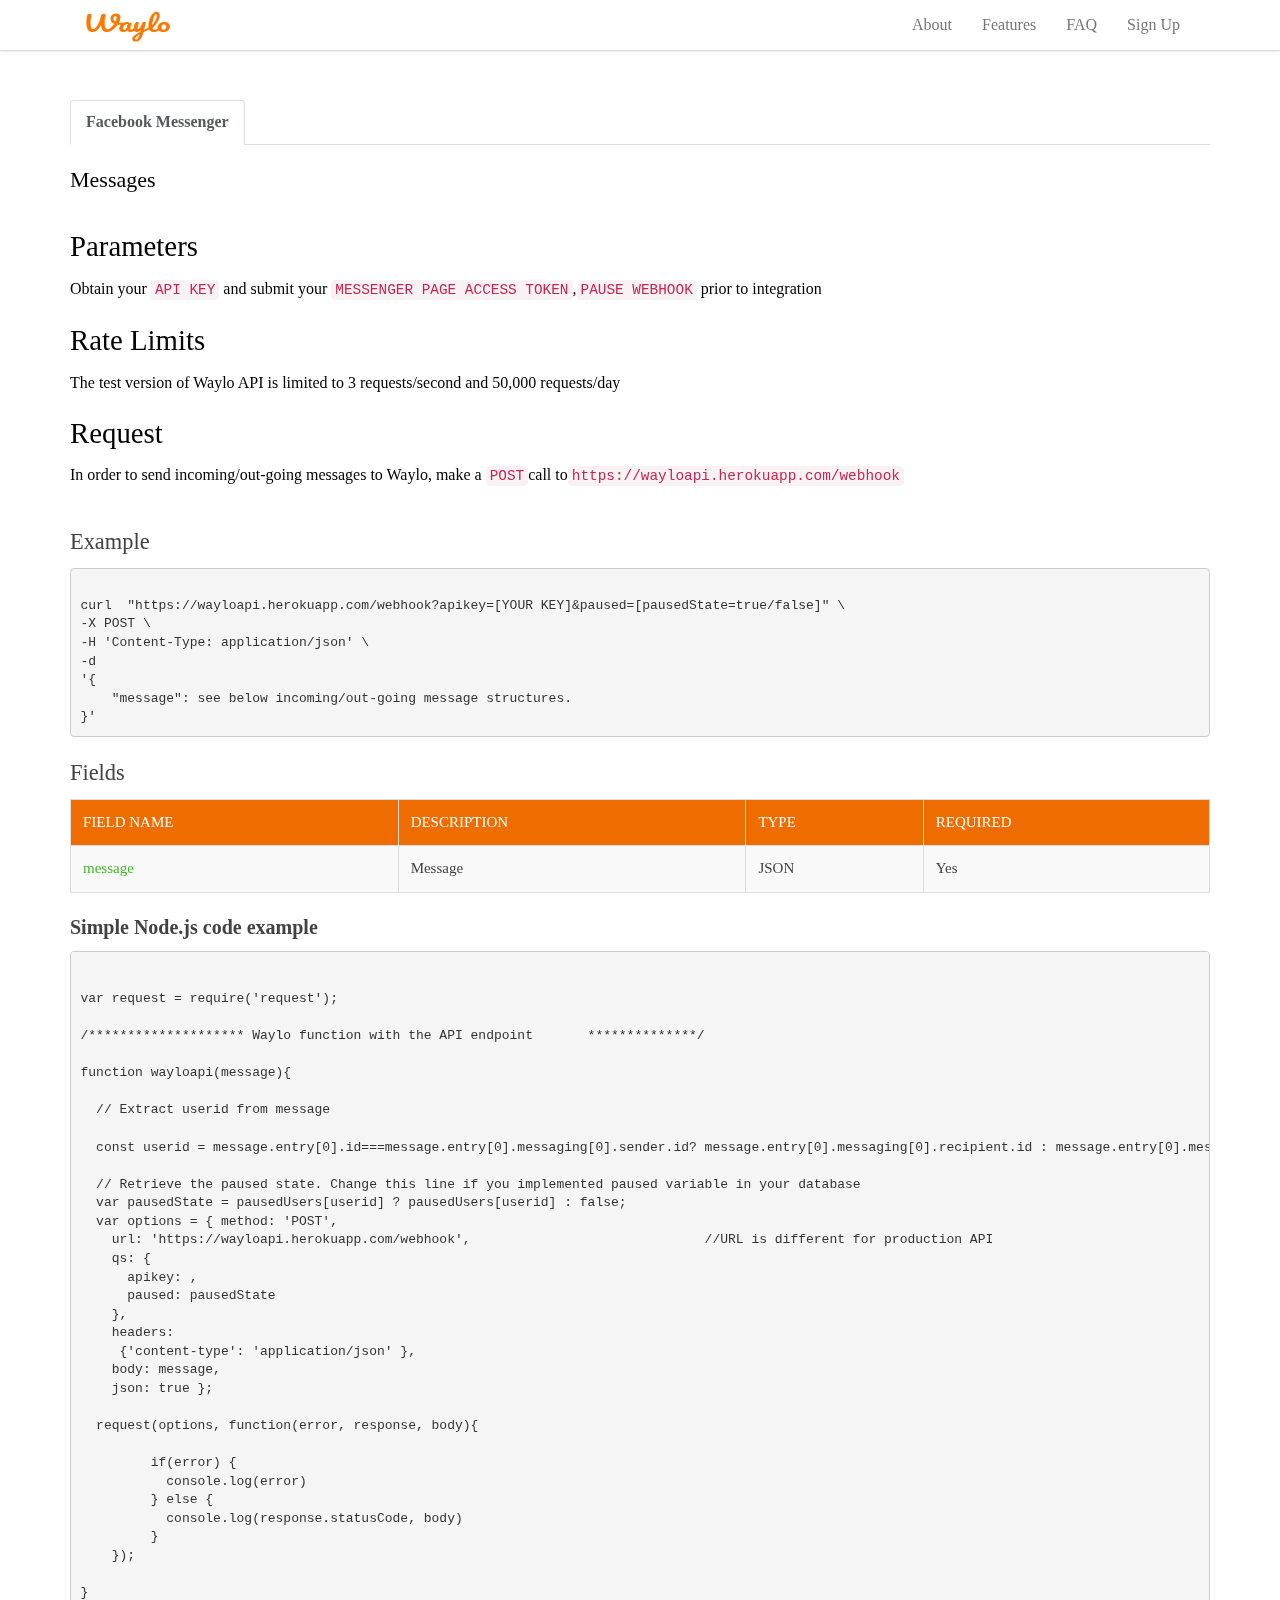
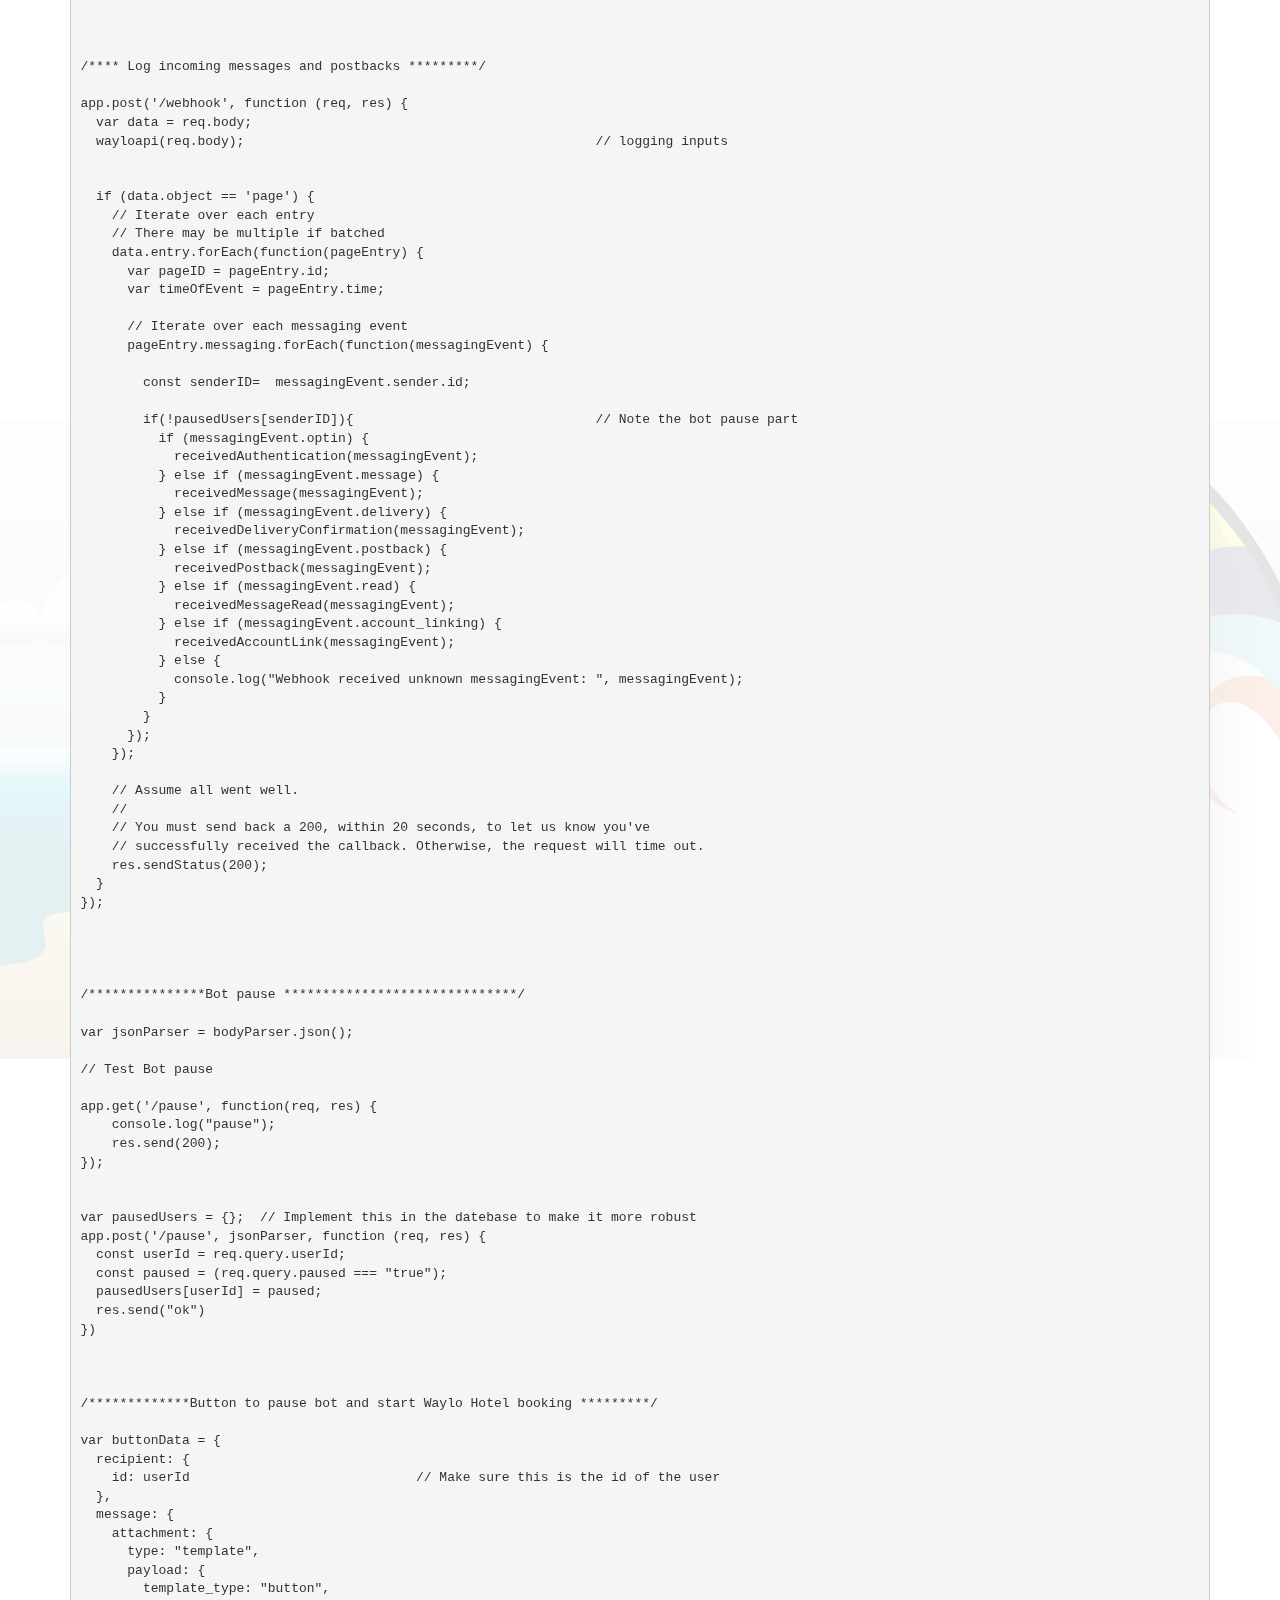
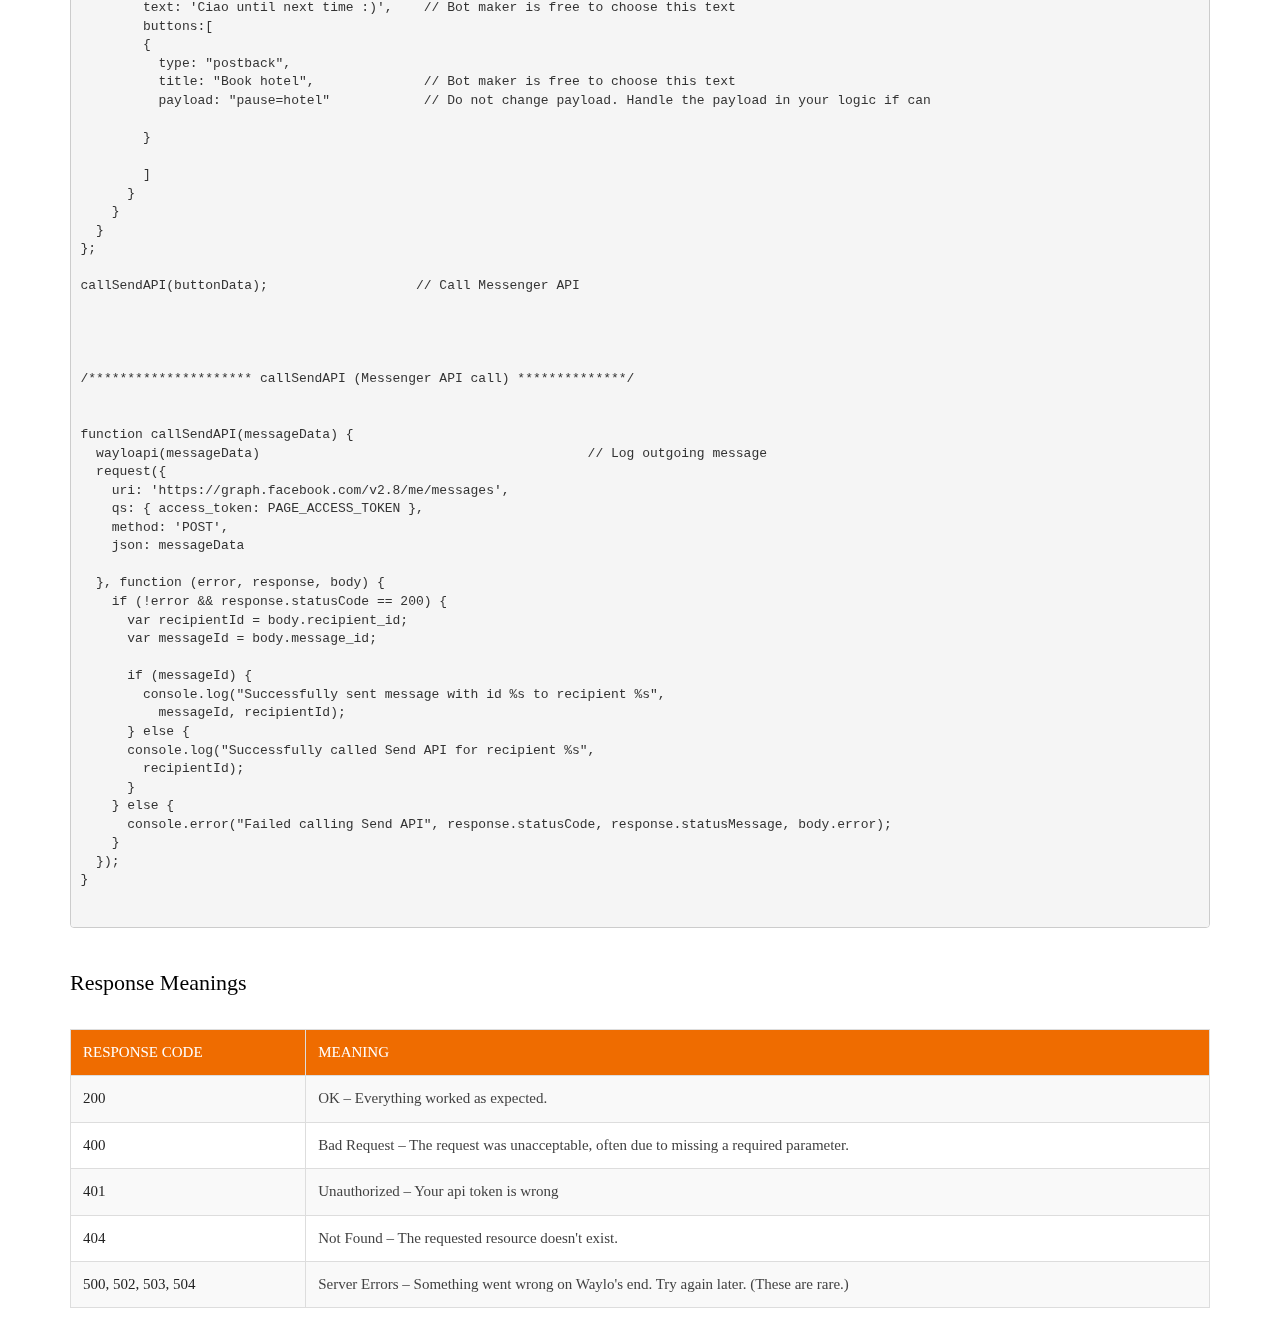
<file: docs.html>
<!DOCTYPE html>
<html lang="en">
    <head>
        <title></title>
        <meta charset="UTF-8">
        <meta name="viewport" content="width=device-width, initial-scale=1">
       
         <!-- CSS Files -->
        <link href="css/bootstrap.css" rel="stylesheet" media="screen">
        <link href="css/font-awesome.min.css" rel="stylesheet">
         <!-- Colors -->
        <link href="css/css-index.css" rel="stylesheet" media="screen">
        <!-- <link href="css/css-index-green.css" rel="stylesheet" media="screen"> -->
        <!-- <link href="css/css-index-purple.css" rel="stylesheet" media="screen"> -->
        <!-- <link href="css/css-index-red.css" rel="stylesheet" media="screen"> -->
         <link href="css/css-index-orange.css" rel="stylesheet" media="screen"> 
        <!-- <link href="css/css-index-yellow.css" rel="stylesheet" media="screen"> -->
    </head>
    <body>
     <script src="js/jquery.js"></script>
        <script src="js/bootstrap.min.js"></script>
    <!-- NAVIGATION -->
	     <div id="menu">
            <nav class="navbar-wrapper navbar-default" role="navigation">
                <div class="container">
                    <div class="navbar-header">
                        <button type="button" class="navbar-toggle" data-toggle="collapse" data-target=".navbar-backyard">
                            <span class="sr-only">Toggle navigation</span>
                            <span class="icon-bar"></span>
                            <span class="icon-bar"></span>
                            <span class="icon-bar"></span>
                        </button>
                        <a class="navbar-brand site-name" href="./index.html"><img src="images/waylo_logo.png" alt="logo"></a>
                    </div>

                    <div id="navbar-scroll" class="collapse navbar-collapse navbar-backyard navbar-right">
                        <ul class="nav navbar-nav">
                            <li><a href="./index.html#intro">About</a></li>
                            <li><a href="./index.html#feature">Features</a></li>
                            <!--<li><a href="./index.html#contact">Contact</a></li>-->
                            <!--<li><a href="#">Docs</a></li>-->
                            
                            <li><a href="./faq.html">FAQ</a></li>
                            <li><a href="./index.html#login">Sign Up</a></li>
                            
                        </ul>
                    </div>
                </div>
            </nav>
        </div> 
  <div class="fullscreen landing parallax" style="background-image:url('images/bg.svg');" >
    <div class="container" style="margin-top:100px;">
      <!-- Nav tabs -->
  <ul id="platform" class="nav nav-tabs" role="tablist" style="margin-top:-50px;margin-bottom:20px;">
    <li class="nav-item active">
      <a class="nav-link active" style="color:#55595c !important" data-toggle="tab" href="#facebook" role="tab">Facebook Messenger</a>
    </li>
    <!--<li class="nav-item">-->
    <!--  <a class="nav-link " style="color:#55595c !important" data-toggle="tab" href="#slack" role="tab">Slack</a>-->
    <!--</li>-->
    <!--<li class="nav-item">-->
    <!--  <a class="nav-link " style="color:#55595c !important" data-toggle="tab" href="#google" role="tab">Google Assistant</a>-->
    <!--</li>-->
    <!--<li class="nav-item">-->
    <!--  <a class="nav-link " style="color:#55595c !important" data-toggle="tab" href="#wechat" role="tab">WeChat</a>-->
    <!--</li>-->
    <!--<li class="nav-item">-->
    <!--  <a class="nav-link " style="color:#55595c !important" data-toggle="tab" href="#kik" role="tab">Kik</a>-->
    <!--</li>-->
    <!--<li class="nav-item">-->
    <!--  <a class="nav-link " style="color:#55595c !important" data-toggle="tab" href="#viber" role="tab">Viber</a>-->
    <!--</li>-->
    <!-- <li class="nav-item">-->
    <!--  <a class="nav-link " style="color:#55595c !important" data-toggle="tab" href="#line" role="tab">Line</a>-->
    <!--</li>-->
    <!--<li class="nav-item">-->
    <!--  <a class="nav-link " style="color:#55595c !important" data-toggle="tab" href="#twilio" role="tab">Twilio Sms</a>-->
    <!--</li>-->
    <!--<li class="nav-item" stype="display:none;">-->
    <!--  <a class="nav-link " style="color:#55595c !important" data-toggle="tab" href="#microsoft" role="tab">Microsoft Bot Framework</a>-->
    <!--</li>-->
    <!-- <li class="nav-item" stype="display:none;">
      <a class="nav-link " style="color:#55595c !important" data-toggle="tab" href="#smooch" role="tab">Smooch</a>
    </li>-->
    <!--<li class="nav-item">-->
    <!--  <a class="nav-link " style="color:#55595c !important" data-toggle="tab" href="#generic" role="tab">Generic</a>-->
    <!--</li>-->
    <!--<li class="nav-item">-->
    <!--  <a class="nav-link " style="color:#55595c !important" data-toggle="tab" href="#live" role="tab">Live Chat</a>-->
    <!--</li>-->
  </ul>
  <!-- Tab panes -->
 <div class="tab-content">
   <div class="tab-pane active" id="facebook" role="tabpanel">
     <!--<h1 class = "docu-main-h">Documentation</h1>-->
     <h2 class="docu-header" style="font-size:22px;margin-bottom:30px;">Messages</h2>
     <h2 class="docu-header">Parameters</h2>
     <p class="docu-p">Obtain your <code>API KEY</code> and submit your <code>MESSENGER PAGE ACCESS TOKEN</code>,<code>PAUSE WEBHOOK</code> prior to integration</p>
     <h2 class="docu-header">Rate Limits</h2>
     <p class="docu-p">The test version of Waylo API is limited to 3 requests/second and 50,000 requests/day</p>

     <h2 class="docu-header">Request</h2>
     <p class="docu-p">In order to send incoming/out-going messages to Waylo, make a  <code>POST</code>call to<code>https://wayloapi.herokuapp.com/webhook</code></p>
     <h3 class="docu-m-header">Example</h3>
     <pre class="docu-pre">         <span class="docu-w-sp">
curl <span class="docu-gr-sp"> "https://wayloapi.herokuapp.com/webhook?apikey=[YOUR KEY]&amp;paused=[pausedState=true/false]"</span> \
-X POST \
-H 'Content-Type: application/json' \
-d
'{
    "message": see below incoming/out-going message structures.
}'             </span>
</pre>
     <h3 class="docu-m-header">Fields</h3>
     <table class="table table-striped table-bordered table-sm">
       <thead>
         <tr>
           <th>Field Name</th>
           <th>Description</th>
           <th>Type</th>
           <th>Required</th>
         </tr>
       </thead>
       <tbody>
         <tr>
           <td style="color:#42b72a">message</td>
           <td>Message</td>
           <td>JSON</td>
           <td>Yes</td>
         </tr>
         <!--<tr>-->
         <!--  <td style = "color:#42b72a">recipient</td>-->
         <!--  <td>Recipient</td>-->
         <!--  <td>String</td>-->
         <!--   <td>Yes</td>-->
         <!--</tr>4-->

         <!--<tr>-->
         <!--  <td style = "color:#42b72a">timestamp</td>-->
         <!--  <td>Timestamp</td>-->
         <!--  <td>Number</td>-->
         <!--   <td>Yes</td>-->
         <!--</tr>-->
         <!--<tr>-->
         <!--  <td style = "color:#42b72a">notification_type</td>-->
         <!--  <td>Notification Type</td>-->
         <!--  <td>Push notification type: REGULAR, SILENT_PUSH, NO_PUSH</td>-->
         <!--  <td>No</td>-->
         <!--</tr>-->
       </tbody>
     </table>





     <h4 class="docu-m-header">Simple Node.js code example</h4>
     <!--<p class = "docu-p">Below you can see a function track is defined and called for incoming and out-going messages. </p>-->
     <pre class="docu-pre" style="padding-top:20px;padding-bottom:0px;">     <span class="docu-gr-sp-r" style="margin-left:-30px;"><span class="docu-w-sp-r"></span>
var request = require('request');

/******************** Waylo function with the API endpoint       **************/

function wayloapi(message){

  // Extract userid from message
  
  const userid = message.entry[0].id===message.entry[0].messaging[0].sender.id? message.entry[0].messaging[0].recipient.id : message.entry[0].messaging[0].sender.id;
  
  // Retrieve the paused state. Change this line if you implemented paused variable in your database
  var pausedState = pausedUsers[userid] ? pausedUsers[userid] : false;
  var options = { method: 'POST',
    url: 'https://wayloapi.herokuapp.com/webhook',                              //URL is different for production API
    qs: {
      apikey: <your api="" key="">,
      paused: pausedState
    },
    headers: 
     {'content-type': 'application/json' },
    body: message,
    json: true };

  request(options, function(error, response, body){

         if(error) {
           console.log(error)
         } else {
           console.log(response.statusCode, body)
         }
    });

}



/**** Log incoming messages and postbacks *********/

app.post('/webhook', function (req, res) {
  var data = req.body;
  wayloapi(req.body);                                             // logging inputs


  if (data.object == 'page') {
    // Iterate over each entry
    // There may be multiple if batched
    data.entry.forEach(function(pageEntry) {
      var pageID = pageEntry.id;
      var timeOfEvent = pageEntry.time;

      // Iterate over each messaging event
      pageEntry.messaging.forEach(function(messagingEvent) {

        const senderID=  messagingEvent.sender.id;

        if(!pausedUsers[senderID]){                               // Note the bot pause part
          if (messagingEvent.optin) {
            receivedAuthentication(messagingEvent);
          } else if (messagingEvent.message) {
            receivedMessage(messagingEvent);
          } else if (messagingEvent.delivery) {
            receivedDeliveryConfirmation(messagingEvent);
          } else if (messagingEvent.postback) {
            receivedPostback(messagingEvent);
          } else if (messagingEvent.read) {
            receivedMessageRead(messagingEvent);
          } else if (messagingEvent.account_linking) {
            receivedAccountLink(messagingEvent);
          } else {
            console.log("Webhook received unknown messagingEvent: ", messagingEvent);
          }
        }
      });
    });

    // Assume all went well.
    //
    // You must send back a 200, within 20 seconds, to let us know you've 
    // successfully received the callback. Otherwise, the request will time out.
    res.sendStatus(200);
  }
});




/***************Bot pause ******************************/

var jsonParser = bodyParser.json();

// Test Bot pause

app.get('/pause', function(req, res) {
    console.log("pause");
    res.send(200);    
});


var pausedUsers = {};  // Implement this in the datebase to make it more robust
app.post('/pause', jsonParser, function (req, res) {
  const userId = req.query.userId;
  const paused = (req.query.paused === "true");
  pausedUsers[userId] = paused;                      
  res.send("ok")
})



/*************Button to pause bot and start Waylo Hotel booking *********/

var buttonData = {
  recipient: {
    id: userId                             // Make sure this is the id of the user
  },
  message: {
    attachment: {
      type: "template",
      payload: {
        template_type: "button",
        text: 'Ciao until next time :)',    // Bot maker is free to choose this text
        buttons:[ 
        {
          type: "postback",
          title: "Book hotel",              // Bot maker is free to choose this text
          payload: "pause=hotel"            // Do not change payload. Handle the payload in your logic if can
          
        }

        ]
      }
    }
  }
};  

callSendAPI(buttonData);                   // Call Messenger API




/********************* callSendAPI (Messenger API call) **************/


function callSendAPI(messageData) {
  wayloapi(messageData)                                          // Log outgoing message
  request({
    uri: 'https://graph.facebook.com/v2.8/me/messages',
    qs: { access_token: PAGE_ACCESS_TOKEN },
    method: 'POST',
    json: messageData

  }, function (error, response, body) {
    if (!error &amp;&amp; response.statusCode == 200) {
      var recipientId = body.recipient_id;
      var messageId = body.message_id;

      if (messageId) {
        console.log("Successfully sent message with id %s to recipient %s", 
          messageId, recipientId);
      } else {
      console.log("Successfully called Send API for recipient %s", 
        recipientId);
      }
    } else {
      console.error("Failed calling Send API", response.statusCode, response.statusMessage, body.error);
    }
  });  
}

     </your></span></pre>
     <h2 class="docu-header" style="font-size:22px;margin-bottom:30px;margin-top:40px;">Response Meanings</h2>
     <table class="table table-striped table-bordered table-sm">
       <thead>
         <tr>
           <th>Response Code</th>
           <th>Meaning</th>
         </tr>
       </thead>
       <tbody>
         <tr>
           <td style="color:#222;font-weight:500;">200</td>
           <td>OK – Everything worked as expected.</td>
         </tr>
         <tr>
           <td style="color:#222;font-weight:500;">400</td>
           <td>Bad Request – The request was unacceptable, often due to missing a required parameter.</td>
         </tr>
         <tr>
           <td style="color:#222;font-weight:500;">401</td>
           <td>Unauthorized – Your api token is wrong</td>
         </tr>
         <tr>
           <td style="color:#222;font-weight:500;">404</td>
           <td>Not Found – The requested resource doesn't exist.</td>
         </tr>
         <tr>
           <td style="color:#222;font-weight:500;">500, 502, 503, 504</td>
           <td>Server Errors – Something went wrong on Waylo's end. Try again later. (These are rare.) </td>
         </tr>
       </tbody>
     </table>
 </div>

 <script>
 $('#platform a').click(function (e) {
  e.preventDefault();
  $(this).tab('show');
});
$('#google-platform a').click(function (e) {
  e.preventDefault();
  $(this).tab('show');
});
 </script>
  


</div>
</div>
  </div>
    </body>
</html>
</file>
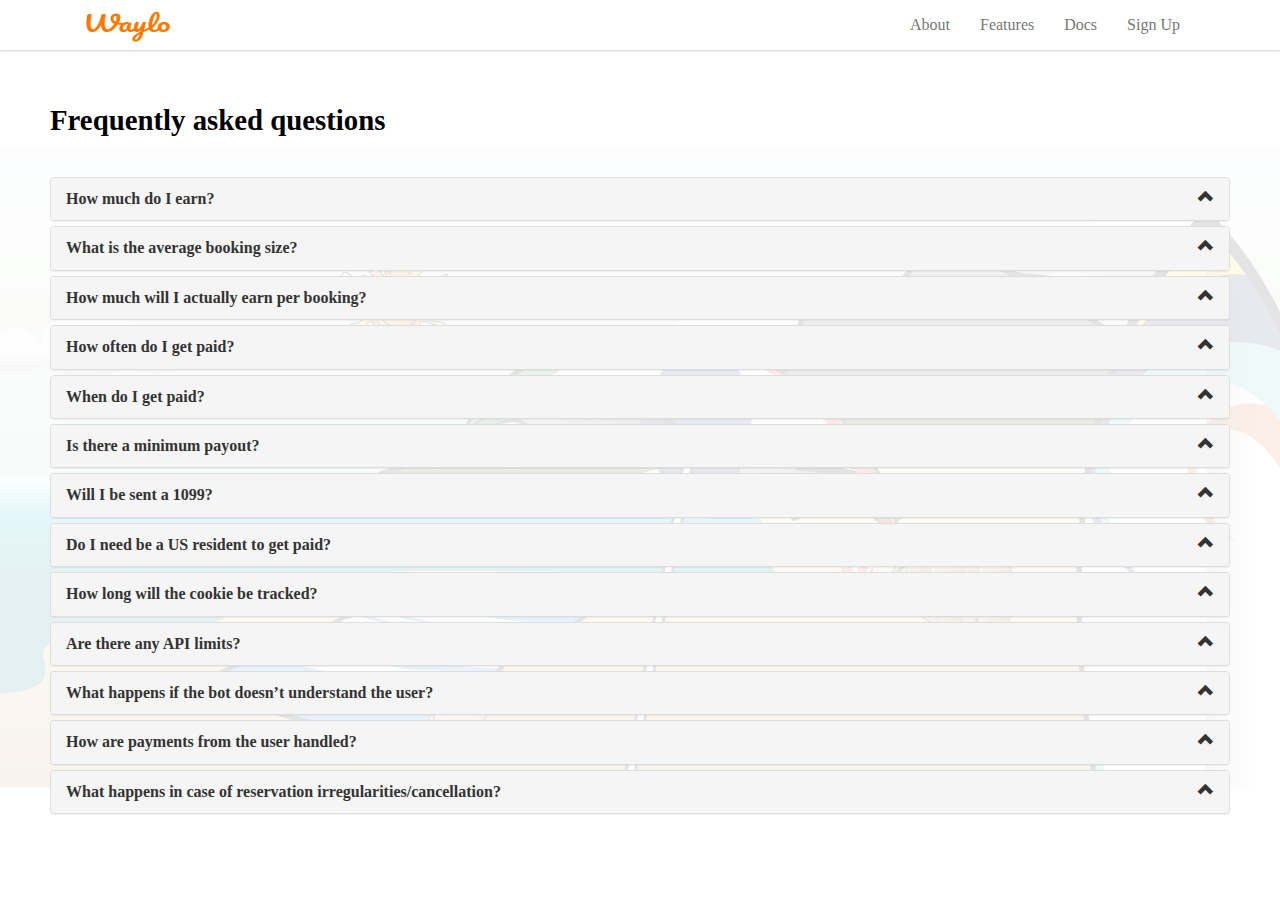
<file: faq.html>
<!DOCTYPE html>
<html lang="en">
    <head>
        <title></title>
        <meta charset="UTF-8">
   
         <meta name="viewport" content="width=device-width, initial-scale=1, maximum-scale=1, user-scalable=no">

        <!-- CSS Files -->
        <link href="css/bootstrap.min.css" rel="stylesheet" media="screen">
        <link href="css/font-awesome.min.css" rel="stylesheet">
         <!-- Colors -->
        <link href="css/css-index.css" rel="stylesheet" media="screen">
        <!-- <link href="css/css-index-green.css" rel="stylesheet" media="screen"> -->
        <!-- <link href="css/css-index-purple.css" rel="stylesheet" media="screen"> -->
        <!-- <link href="css/css-index-red.css" rel="stylesheet" media="screen"> -->
         <link href="css/css-index-orange.css" rel="stylesheet" media="screen"> 
        <!-- <link href="css/css-index-yellow.css" rel="stylesheet" media="screen"> -->
    </head>
    <body>
         <script src="js/jquery.js"></script>
        <script src="js/bootstrap.min.js"></script>
   <!-- NAVIGATION -->
	     <div id="menu">
            <nav class="navbar-wrapper navbar-default" role="navigation">
                <div class="container">
                    <div class="navbar-header">
                        <button type="button" class="navbar-toggle" data-toggle="collapse" data-target=".navbar-backyard">
                            <span class="sr-only">Toggle navigation</span>
                            <span class="icon-bar"></span>
                            <span class="icon-bar"></span>
                            <span class="icon-bar"></span>
                        </button>
                        <a class="navbar-brand site-name" href="./index.html"><img src="images/waylo_logo.png" alt="logo"></a>
                    </div>

                    <div id="navbar-scroll" class="collapse navbar-collapse navbar-backyard navbar-right">
                        <ul class="nav navbar-nav">
                            <li><a href="./index.html#intro">About</a></li>
                            <li><a href="./index.html#feature">Features</a></li>
                            <!--<li><a href="./index.html#contact">Contact</a></li>-->
                            <li><a href="./docs.html">Docs</a></li>
                            <li><a href="./index.html#login">Sign Up</a></li>
                        </ul>
                    </div>
                </div>
            </nav>
        </div> 
  <div class="fullscreen landing parallax" style="background-image:url('images/bg.svg');padding:50px" >
        <h2 style="font-weight:bold">Frequently asked questions</br></h2><br>
        <!--accordian-->     
      <div class="panel-group" id="accordion">
       <!--
        
            <div class="panel panel-default">
                <div class="panel-heading">
                <h4 class="panel-title">
                    <a class="accordion-toggle" data-toggle="collapse" data-parent="#accordion" href="#collapseOne">
                    Question one ?
                    </a><i class="indicator glyphicon glyphicon-chevron-down  pull-right"></i>
                </h4>
                </div>
                <div id="collapseOne" class="panel-collapse collapse in">
                <div class="panel-body">
                    Anim pariatur cliche reprehenderit, enim eiusmod high life accusamus terry richardson ad squid. 3 wolf moon officia aute, non cupidatat skateboard dolor brunch. Food truck quinoa nesciunt laborum eiusmod. Brunch 3 wolf moon tempor, sunt aliqua put a bird on it squid single-origin coffee nulla assumenda shoreditch et. Nihil anim keffiyeh helvetica, craft beer labore wes anderson cred nesciunt sapiente ea proident. Ad vegan excepteur butcher vice lomo. Leggings occaecat craft beer farm-to-table, raw denim aesthetic synth nesciunt you probably haven't heard of them accusamus labore sustainable VHS.
                </div>
                </div>
            </div>


         
            <div class="panel panel-default">
                <div class="panel-heading">
                <h4 class="panel-title">
                    <a class="accordion-toggle" data-toggle="collapse" data-parent="#accordion" href="#collapseTwo">
                   Question two ?
                    </a><i class="indicator glyphicon glyphicon-chevron-up  pull-right"></i>
                </h4>
                </div>
                <div id="collapseTwo" class="panel-collapse collapse">
                <div class="panel-body">
                    Anim pariatur cliche reprehenderit, enim eiusmod high life accusamus terry richardson ad squid. 3 wolf moon officia aute, non cupidatat skateboard dolor brunch. Food truck quinoa nesciunt laborum eiusmod. Brunch 3 wolf moon tempor, sunt aliqua put a bird on it squid single-origin coffee nulla assumenda shoreditch et. Nihil anim keffiyeh helvetica, craft beer labore wes anderson cred nesciunt sapiente ea proident. Ad vegan excepteur butcher vice lomo. Leggings occaecat craft beer farm-to-table, raw denim aesthetic synth nesciunt you probably haven't heard of them accusamus labore sustainable VHS.
                </div>
                </div>
            </div>
            -->

        <!--Question three-->  
            <div class="panel panel-default">
                <div class="panel-heading">
                <h4 class="panel-title">
                    <a class="accordion-toggle" data-toggle="collapse" data-parent="#accordion" href="#collapseThree">
                    How much do I earn?
                    </a><i class="indicator glyphicon glyphicon-chevron-up pull-right"></i>
                </h4>
                </div>
                <div id="collapseThree" class="panel-collapse collapse">
                <div class="panel-body">
                    <p>You earn 10-50 % of the revenue depending on the number of bookings through your bot. The range is as follows</p>
                    <table class="table table-bordered">
                        <thead>
                        <tr>
                            <th>Bookings/month </th>
                            <th>%</th>
                        </tr>
                        </thead>
                        <tbody>
                        <tr>
                            <td>1-50</td>
                            <td>10%</td>
                        </tr>
                        <tr>
                            <td>50-150</td>
                            <td>20%</td>
                        </tr>
                        <tr>
                            <td>150-500</td>
                            <td>30%</td>
                        </tr>
                        <tr>
                            <td>500+</td>
                            <td>40%</td>
                        </tr>
                        </tbody>
                    </table>
                    The top 5 partners every month will receive a 25% bonus on their revenue share.
                </div>
                </div>
            </div>

            <!--Question five-->  
            <div class="panel panel-default">
                <div class="panel-heading">
                <h4 class="panel-title">
                    <a class="accordion-toggle" data-toggle="collapse" data-parent="#accordion" href="#collapseFive">
                    What is the average booking size?
                    </a><i class="indicator glyphicon glyphicon-chevron-up pull-right"></i>
                </h4>
                </div>
                <div id="collapseFive" class="panel-collapse collapse">
                <div class="panel-body">
                    In our tests, the average booking amount is ~USD 400.
                </div>
                </div>
            </div>

            <!--Question six-->  
            <div class="panel panel-default">
                <div class="panel-heading">
                <h4 class="panel-title">
                    <a class="accordion-toggle" data-toggle="collapse" data-parent="#accordion" href="#collapseSix">
                    How much will I actually earn per booking?
                    </a><i class="indicator glyphicon glyphicon-chevron-up pull-right"></i>
                </h4>
                </div>
                <div id="collapseSix" class="panel-collapse collapse">
                <div class="panel-body">
                    Revenue varies by hotels. Based on the average booking amount, you would earn USD 6-30/booking. Note that this varies wildly and we might run promotions that affect revenue. 

                </div>
                </div>
            </div>

            <!--Question seven-->  
            <div class="panel panel-default">
                <div class="panel-heading">
                <h4 class="panel-title">
                    <a class="accordion-toggle" data-toggle="collapse" data-parent="#accordion" href="#collapseSeven">
                    How often do I get paid?
                    </a><i class="indicator glyphicon glyphicon-chevron-up pull-right"></i>
                </h4>
                </div>
                <div id="collapseSeven" class="panel-collapse collapse">
                <div class="panel-body">
                    Once a month.
                </div>
                </div>
            </div>

            <!--Question eight-->  
            <div class="panel panel-default">
                <div class="panel-heading">
                <h4 class="panel-title">
                    <a class="accordion-toggle" data-toggle="collapse" data-parent="#accordion" href="#collapseEight">
                    When do I get paid?
                    </a><i class="indicator glyphicon glyphicon-chevron-up pull-right"></i>
                </h4>
                </div>
                <div id="collapseEight" class="panel-collapse collapse">
                <div class="panel-body">
                    Your dashboard would show the pending amount. You would get paid for a booking upto 30 days after stay completion.
                </div>
                </div>
            </div>

            <!--Question nine-->  
            <div class="panel panel-default">
                <div class="panel-heading">
                <h4 class="panel-title">
                    <a class="accordion-toggle" data-toggle="collapse" data-parent="#accordion" href="#collapseNine">
                    Is there a minimum payout?
                    </a><i class="indicator glyphicon glyphicon-chevron-up pull-right"></i>
                </h4>
                </div>
                <div id="collapseNine" class="panel-collapse collapse">
                <div class="panel-body">
                    There is no minimum if you accept Paypal payments. There might be a minimum in some cases. Please contact us for details.

                </div>
                </div>
            </div>

            <!--Question ten-->  
            <div class="panel panel-default">
                <div class="panel-heading">
                <h4 class="panel-title">
                    <a class="accordion-toggle" data-toggle="collapse" data-parent="#accordion" href="#collapseTen">
                    Will I be sent a 1099?
                    </a><i class="indicator glyphicon glyphicon-chevron-up pull-right"></i>
                </h4>
                </div>
                <div id="collapseTen" class="panel-collapse collapse">
                <div class="panel-body">
                   We are required to report to IRS and send a 1099 for any yearly payouts over USD 600 if you are an US individual. Depending on your country laws, you might be required to pay taxes whether we report it or not.

                </div>
                </div>
            </div>

            <!--Question eleven-->  
            <div class="panel panel-default">
                <div class="panel-heading">
                <h4 class="panel-title">
                    <a class="accordion-toggle" data-toggle="collapse" data-parent="#accordion" href="#collapseEleven">
                    Do I need be a US resident to get paid?
                    </a><i class="indicator glyphicon glyphicon-chevron-up pull-right"></i>
                </h4>
                </div>
                <div id="collapseEleven" class="panel-collapse collapse">
                <div class="panel-body">
                   No, there is no residency requirement.
                </div>
                </div>
            </div>

            <!--Question twelve-->  
            <div class="panel panel-default">
                <div class="panel-heading">
                <h4 class="panel-title">
                    <a class="accordion-toggle" data-toggle="collapse" data-parent="#accordion" href="#collapseTwelve">
                    How long will the cookie be tracked?
                    </a><i class="indicator glyphicon glyphicon-chevron-up pull-right"></i>
                </h4>
                </div>
                <div id="collapseTwelve" class="panel-collapse collapse">
                <div class="panel-body">
                   We don’t use cookies. However, if a user starts on your bot; but ends up using our demo bot for booking in the next 30 days, it would still count as your booking. Note that if the user ends up booking on another partner’s bot, it would not count as your booking.
                </div>
                </div>
            </div>

            <!--Question 13-->  
            <div class="panel panel-default">
                <div class="panel-heading">
                <h4 class="panel-title">
                    <a class="accordion-toggle" data-toggle="collapse" data-parent="#accordion" href="#collapseThirteen">
                    Are there any API limits?
                    </a><i class="indicator glyphicon glyphicon-chevron-up pull-right"></i>
                </h4>
                </div>
                <div id="collapseThirteen" class="panel-collapse collapse">
                <div class="panel-body">
                   The API is typically limited to 1 call/s and 30,000 call/24 hours. If you think you would need higher limits, please contact us.

                </div>
                </div>
            </div>

            <!--Question 14-->  
            <div class="panel panel-default">
                <div class="panel-heading">
                <h4 class="panel-title">
                    <a class="accordion-toggle" data-toggle="collapse" data-parent="#accordion" href="#collapseFourteen">
                    What happens if the bot doesn’t understand the user?
                    </a><i class="indicator glyphicon glyphicon-chevron-up pull-right"></i>
                </h4>
                </div>
                <div id="collapseFourteen" class="panel-collapse collapse">
                <div class="panel-body">
                   We have a human support team that jumps into the conversation whenever the bot doesn’t understand the user.

                </div>
                </div>
            </div>

            <!--Question 15-->  
            <div class="panel panel-default">
                <div class="panel-heading">
                <h4 class="panel-title">
                    <a class="accordion-toggle" data-toggle="collapse" data-parent="#accordion" href="#collapseFifteen">
                    How are payments from the user handled?
                    </a><i class="indicator glyphicon glyphicon-chevron-up pull-right"></i>
                </h4>
                </div>
                <div id="collapseFifteen" class="panel-collapse collapse">
                <div class="panel-body">
                   Users pay Waylo (RoamAmore Inc.) directly us via credit card (handled by Stripe) or Paypal.

                </div>
                </div>
            </div>

             <!--Question 16-->  
            <div class="panel panel-default">
                <div class="panel-heading">
                <h4 class="panel-title">
                    <a class="accordion-toggle" data-toggle="collapse" data-parent="#accordion" href="#collapseSixteen">
                    What happens in case of reservation irregularities/cancellation?
                    </a><i class="indicator glyphicon glyphicon-chevron-up pull-right"></i>
                </h4>
                </div>
                <div id="collapseSixteen" class="panel-collapse collapse">
                <div class="panel-body">
                   comming soon...

                </div>
                </div>
            </div>

     </div>
    
 </body>

</html>
</file>
<file: css/css-index.css>
/**
* Backyard
* Landing Page Template
* Author: MoxDesign - http://www.moxdesign.com
**/

html, body {
	width: 100%;
	overflow-x: hidden;
}
body {
	height:100%;
	font-family: "Lato", "Serif";
	font-weight: 300;
	padding:0;
	margin:0;
	font-size:16px;
	line-height: 28px;
	color: #777; 
	background: #fff;
	overflow-x:hidden;
	position: relative;
}
h1 { font-size: 3em; line-height:1.2em; margin:0 0 .3em; }
h2 { font-size: 1.8em; line-height:1.4em; margin:0 0 .3em;  }
h3 { font-size: 1.4em; line-height:1.4em; }
h4 { font-size: 1.25em; line-height:1.4em;}
h5 { font-size: 1.1em; line-height:1.4em; }
h6 { font-size: 1em; line-height:1.2em; }

h1 a, h2 a, h3 a, h4 a, h5 a, h6 a {
	text-decoration: none
}	 
p { 
	padding: 0 0 1em;
	margin:0;
}
a {
	color: #3eb0f7;
	outline: 0;
	font-weight: bold;
	-webkit-transition: all .8s ease;
	transition: all .8s ease;
} 
a:hover {
	text-decoration: none;
	color: #1f2222;
	-webkit-transition: all .8s ease;
	transition: all .8s ease;
}
.highlight {
	color: #3eb0f7;
}
#preloader { 
	position: fixed; 
	left: 0; 
	top: 0; 
	z-index: 999; 
	width: 100%; 
	height: 100%; 
	overflow: visible; 
	background: #fff url(../images/loading.gif) no-repeat center center;
}
.fullscreen {
    width:100%;
    min-height:100%;
	background-repeat:no-repeat;
    background-position:50% 50%;
    background-position:50% 50%\9 !important;
}
.overlay {
    background-color: rgba(0, 0, 0, 0.5);
    position: relative;
    width: 100%;
    height: 100%;
    display: block;
}
#menu {
	z-index: 99;
}
.navbar-default {
	background: rgba(255, 255, 255, 0.95);
	box-shadow: 0px 0.5px 2px #cecece;
}
.navbar-default .navbar-brand {
    padding: 7px;
}
.navbar-default .navbar-nav > li > a {
    color: #777;
	font-weight: 500;
}
.navbar-default .navbar-nav > li > a:hover,
.navbar-default .navbar-nav > li > a:focus {
    color: #3eb0f7;
}
.navbar-default .navbar-nav > .active > a, 
.navbar-default .navbar-nav > .active > a:hover, 
.navbar-default .navbar-nav > .active > a:focus {
	background: transparent;
    color: #3eb0f7;
}
.btn-default {
	font-size: 17px;
	margin: 30px 0 10px;
	margin-right: 10px;
	line-height: 20px;
	padding: 15px 35px;
	height: 50px;
	border: 2px solid #3eb0f7;
	background: transparent;
	transition: all 0.4s;
	color: #3eb0f7;
	border-radius: 100px;
}
.btn-default:hover, .btn-default:focus, .btn-default:active, .btn-default.active, .open > .dropdown-toggle.btn-default {
	border: 2px solid #3eb0f7;
	background: #3eb0f7;
	color: white;
}
.btn-primary {
	font-size: 17px;
	margin: 30px 0 10px;
	margin-right: 10px;
	line-height: 20px;
	padding: 15px 35px;
	height: 50px;
	border: 2px solid #3eb0f7;
	background: #3eb0f7;
	transition: all 0.4s;
	color: white;
	border-radius: 100px;
}
.btn-primary:hover, .btn-primary:focus, .btn-primary:active, .btn-primary.active, .open > .dropdown-toggle.btn-primary {
	border: 2px solid #3eb0f7;
	background: transparent;
	color: #3eb0f7;
}
.btn-secondary {
	font-size: 20px;
	font-weight: 300;
	line-height: 20px;
	padding: 20px 50px;
	height: 65px;
	border: none;
	background: #3eb0f7;
	transition: all 0.4s;
	color: white;
	border-radius: 4px;
}
.btn-secondary:hover, .btn-secondary:focus, .btn-secondary:active, .btn-secondary.active, .open > .dropdown-toggle.btn-secondary {
	background: #1f96e0;
	color: white
}

.site-name img {
	width: 150px; 
	height: 37px
}
.logo {
	margin: 100px 0 40px 0;
}
.logo img{
	width: 150px; 
	height: 37px
}
.landing h1{
	font-size: 56px;
	font-weight: 300;
	color: #fff;
	margin: 30px 0 30px 0;
	text-shadow: 0 1px 2px rgba(0, 0, 0, .6);
}
.landing p, .landing h2 {
	color: #fff;
}
.landing-text {
	margin-bottom: 20px;
}
.landing-text p {
	font-size: 17px !important; 
}
.head-btn {
	margin-bottom: 150px;
}
.option {
	text-transform: uppercase;
	padding: 5px;
	min-width: 80px;
	margin-right: 5px;
	transition: all 0.4s;
	font-size: 14px;
	color: #fff;
}
.signup-header {
	margin: 150px 0 100px;
	background: rgba(255,255,255,0.2);
	border-radius: 4px;
	padding-left: 20px;
	padding-right: 20px;	
}
.signup-header h3{
	padding: 20px 0 10px;
	color: white;
	font-weight: 300;
}
.form-header input {
	position: relative;
	padding: 5px 15px;
}
.form-header .form-control {
	border-radius: 0;
	border: solid 1px #dadada;
	background-color: #fff;
	color: #333;
	height: 55px;
}
.form-header .btn {
	border-radius: 0;
	height: 55px;
	width: 100%;
	background-color: #3eb0f7;
	color: white;
	font-size: 17px !important;
	padding: 0 33px;
	border: none;
	margin: 0;
	-webkit-transition: all .8s ease;
	transition: all .8s ease;
}
.form-header .btn:hover {
	background-color: #1f96e0;
	-webkit-transition: all .8s ease;
	transition: all .8s ease;
}
.privacy {
	padding-top: 0;
	font-size: 13px;
}
.signup-header p {
	color: white;
}
.privacy a {
	text-decoration: underline;
	color: white;
	font-weight: 300;
}
#policy {
	padding: 100px 0 70px;
}
#intro {
	padding: 100px 0 70px;
}
#intro h2 {
	font-size: 40px;
	font-weight: 300;
	margin: 15px 0 15px 0;
}
.intro-pic {
	margin-top: 20px;
}
.btn-section {
	padding-top: 20px;
}
#feature {
	padding-top: 100px;
	background: #f6f6f6;
}
#feature h2 {
	margin: 15px 0 15px 0;
	font-size: 40px;
	font-weight: 300;
}
#feature .feature-title p {
	font-size: 18px;
}
.row-feat {
	padding-top: 50px;
}
.feat-list {
	margin-top: 40px;
}
.feat-list i {
	font-size: 48px;
	float: left;
	width: 20%;
	color: #555;
	height: 100%;
	position: relative;
	opacity: 0.6;
	-webkit-transition: all .8s ease;
	transition: all .8s ease;
}
.feat-list:hover i {
	color: #3eb0f7;
	-webkit-transition: all .8s ease;
	transition: all .8s ease;
}
#feature .inner {
	float: left;
	display: inline-block;
	width: 80%;
}
#feature-2 {
	padding: 100px 0 100px;
}
#feature-2 h2 {
	font-size: 40px;
	font-weight: 300;
	margin: 15px 0 15px 0;
}
.feature-2-pic {
	margin-top: 20px;
}
.subscribe {
	color: #fff;
}
.subscribe p {
	margin: 30px auto 30px;
}
.subscribe-form {
	max-width: 400px;
	margin: 50px auto 150px;
	text-align: center;
	overflow: hidden;
}
.subscribe-form form {
	position: relative;
}
.subscribe-form input {
	max-width: 85%;
	position: relative;
	padding: 5px 25px;
}
.subscribe-form .form-control {
	border-radius: 4px 0 0 4px;
	border: none;
	background-color: rgba(255, 255, 255, 0.6);
	color: #333;
	font-size: 1.2em;
	height: 55px;
}
.subscribe-form button {
	border-radius: 0 4px 4px 0;
	background-color: #3eb0f7;
	color: #ffffff;
	font-size: 1em;
	line-height: 52px;
	position: absolute;
	top: 0px;
	right: 0px;
	padding: 0 30px;
	margin: 0;
	-webkit-transition: all .8s ease;
	transition: all .8s ease;
}
.subscribe-form .btn {
	height: 55px;
}
.subscribe-form .btn:hover {
	background-color: #1f96e0;
	color: #fff;
	-webkit-transition: all .8s ease;
	transition: all .8s ease;
}
.subscribe-form .form-control::-webkit-input-placeholder {
	color: #333;
}
.subscribe-form .form-control:-moz-placeholder { 
	color: #333;  
}
.subscribe-form .form-control::-moz-placeholder { 
	color: #333;  
}
.subscribe-form .form-control:-ms-input-placeholder {  
	color: #333;  
}
#package {
	padding-top: 100px;
}
.title-line {
    width: 100px;
    height: 3px;
    margin: 0 auto;
    background: #3eb0f7;
}
.price-box {
	border: solid 1px #d1d1d1;
}
.package-option {
	padding: 50px 0 100px;
}
.package-option ul {
	padding: 0;
}
.price-heading h3 {
	margin-top: 0;
}
.price-heading i {
	color: #d1d1d1;
	font-size: 75px;
	margin-top: 20px;
}
.price-group {
	padding: 30px 0 10px;
}
.price-group .dollar {
	font-size: 20px;
	position: relative;
	bottom: 48px;
}
.price-group .price {
	color: #3eb0f7;
	font-size: 90px;
	font-weight: 500;
}
.price-group .time {
	font-size: 18px;
}
.price-feature li {
	margin-left: 30px;
	margin-right: 30px;
	list-style: none;
	border-bottom: solid 1px #d1d1d1;
	line-height: 40px;
}
.btn-price {
	margin: 5px 0 15px;
	font-size: 17px;
	padding: 7px 35px;
	height: 40px;
	background: #3eb0f7;
	transition: all 0.4s;
	color: white;
	border-radius: 4px;	
}
.btn-price:hover {
	background: #1f96e0;
	color: white;
}
#client {
	background: #f6f6f6;
	padding: 70px 0 70px;
}
#client img {
	max-height: 80px;
	margin: 0 20px;
	opacity: 1;
	transition: all 0.3s ease;
	-webkit-transition: all 0.3s ease;
	-moz-transition: all 0.3s ease;
}
#client img:hover {
	opacity: 0.7;
	transition: all 0.3s ease;
	-webkit-transition: all 0.3s ease;
	-moz-transition: all 0.3s ease;
}
#testi {
	padding: 100px 0 100px;
}
.testi-item {
	display: block;
	width: 100%;
	height: auto;
	position: relative;
	margin-top: 30px;
}
.testi-item .box {
	margin-right: 15px;
	margin-left: 15px;
}
.testi-item .box .message {
	padding: 20px;
	font-style: italic;
	line-height: 30px;
	font-weight: 300;
	font-size: 20px;
}
.testi-item .client-pic img {
	width: 70px;
	height: 70px;
	border-radius: 50%;
	max-width: 100%;
}
.testi-item .client-info .client-name {
	margin-top: 10px;
	font-size: 16px;
}
.testi-item .client-info .company {
	font-style: italic;
	color: #3eb0f7;
}
.owl-theme .owl-controls .owl-page span{
	background: #3eb0f7;
}
.video-header {
	margin: 40px 0 30px;
}
.video-embed {
	position: relative;
	padding-top: 56.25%; 
	height: 0;
	background-color: #000000;
	-webkit-box-shadow: 0 5px 15px rgba(0,0,0,0.2);
	box-shadow: 0 5px 15px rgba(0,0,0,0.2);
}
.video-embed iframe {
	position: absolute;
	top: 0;
	left: 0;
	width: 100%;
	height: 100%;
}
.action {
	color: #fff;
}
.action h2 {
	margin-top: 100px;
	font-size: 40px;
	font-weight: 300;
}
.download-cta {
	padding: 50px 0 160px;
}
#contact {
	width: 100%;
	min-height: 100%;
}
#contact  h2{
	color: white;
}
.ul-address a {
	font-weight: normal;
}
.ul-address a:hover {
	color: white;
}
.ul-address li {
	padding-right: 20px; 
	margin-bottom: 8px; 
	list-style: none;
	color: white;
}
.ul-address i {
	margin-left: 15px;
	position: absolute; 
	left: 0;
	color: #3eb0f7; 
	font-size: 25px;
	line-height: 30px;
}
.contact-row {
	margin: 100px 0 100px;
}
#contact-form {
	margin: 0 auto;
}
#contact-form input {
	position: relative;
	padding: 5px 25px;
	width: 100%;
}
#contact-form textarea {
	position: relative;
	padding: 10px 25px;
	width: 100%;
	height: 120px !important;
}
#contact-form .form-control {
	border-radius: 0;
	border: solid 1px #dadada;
	background-color: #fff;
	color: #333;
	font-size: 1.2em;
	height: 55px;
}
#contact-form .btn {
	height: 55px;
	width: 100%;
	background-color: #3eb0f7;
	color: #ffffff;
	font-size: 17px !important;
	line-height: 18px;
	padding: 0 33px;
	border: none;
	border-radius: 0;
	margin: 0;
	-webkit-transition: all .8s ease;
	transition: all .8s ease;
}
#contact-form .btn:hover {
	background-color: #1f96e0;
	-webkit-transition: all .8s ease;
	transition: all .8s ease;
}
#footer {
	background: #fff;
	padding: 50px 0 50px;
}
.social ul {
	padding: 0;
	list-style: none;
}
.social li {
	display: inline-block;
	padding-right: .3em;
	padding-bottom: .3em;
}
.social li a {
	display: block;
	width: 40px;
	height: 40px;
	line-height: 40px;
	color: #3eb0f7;
	border-radius: 50%;
	background: #fff;
	border: solid 1px #3eb0f7;
	-webkit-transition: all .8s ease;
	transition: all .8s ease;
}
.social li a:hover {
	color: #fff;
	background: #3eb0f7;
}
#shortcode-basic {
	padding: 70px 0 10px;
}
#shortcode-button {
	padding: 50px 0 10px;
	width: 100%;
	min-height: 100%;
}
#shortcode-button .form-horizontal {
	padding-left: 20px;
	padding-right: 20px;
}
#shortcode-icon {
	padding: 70px 0 10px;
}
#shortcode-alert {
	padding: 70px 0 10px;
}
#shortcode-table {
	padding: 70px 0 10px;
}
#shortcode-column {
	padding: 50px 0 10px;
}
.social-icons i {
	color: #3eb0f7;
	font-size: 30px;
	line-height: 40px
}
#shortcode-alert {
	padding: 70px 0 30px;
}
.alert { 
	border: none; 
	border-radius: 0; 
	position: relative; 
	font-size: 17px; 
	line-height: 22px; 
	padding: 16px; 
	padding-left: 60px; 
}
.alert i { 
	font-size: 28px; 
	position: absolute; 
	left: 15px; 
	top: 13px; 
} 
.icon-demo i {
	font-size: 70px;
	margin-right: 20px;
}
.table > thead > tr > th { 
	background: #3eb0f7; 
	color: #fff; 
	border-bottom: 0; 
	text-transform: uppercase; 
}
.table > thead > tr > th, 
.table > tbody > tr > td { 
	font-size: 15px; 
	font-weight: 300; 
	padding: 20px 20px; 
}
.table-bg > tbody > tr:nth-child(odd) > td, 
.table-bg > tbody > tr:nth-child(odd) > th { 
	background: #fff; 
}
.table-bg > tbody > tr:nth-child(even) > td, 
.table-bg > tbody > tr:nth-child(even) > th { 
	background: #f6f6f6; 
}
.scrollToTop{
	width: 40px; 
	height: 40px;
	padding: 5px;
	font-size: 30px;
	text-align: center; 
	background: rgba(0, 0, 0, 0.2);
	color: white;
	position: fixed;
	bottom: 20px;
	right: 20px;
	border-radius: 50%;
	display: none;
}
.scrollToTop:hover{
	color: #3eb0f7;
}
.control-group .controls {
	overflow-x: hidden;
}
/* iPads (portrait) ----------- */
@media only screen 
and (min-width : 768px) 
and (max-width : 1024px) 
and (orientation : portrait) {
	.head-btn {
		margin: 50px 0 100px;
	}
	.signup-header {
		margin: 50px 0 100px;
	}
	.price-feature li {
		margin-left: 15px;
		margin-right: 15px;
	}
	.btn-price {
		padding: 7px 25px;
	}
	#intro {
		padding: 30px 0 50px;
	}
	#policy {
		padding: 30px 0 50px;
	}
	#intro h2, #feature-2 h2 {
		text-align: center;
	}
	#intro p, #feature-2 p {
		text-align: center;
	}
	.btn-section {
		text-align: center;
	}
	#feature {
		padding-top: 75px;
	}
	.feature-img {
		margin-top: 0;
	}	
	.row-feat {
		padding-top: 10px;
		padding-bottom: 40px;
	}
	#feature-2 {
		padding: 80px 0 80px;
	}
	.feature-2-pic {
		margin-top: 40px;
	}
	#client img {
		margin: 10px 0 10px;
		max-height: 40px;
	}	
	.video-header {
		margin: 50px 0 30px;
	}
	#bottom-action {
		text-align: center;
	}
	.button-demo li {
		padding-bottom: 50px;
	}
}

/* iPads (landscape) ----------- */
@media only screen 
and (min-width : 768px) 
and (max-width : 1024px) 
and (orientation : landscape) {
	.logo {
		margin: 100px 0 30px 0;
	}
	.landing h1{
		margin: 60px 0 60px 0;
	}	
	.landing-text {
		margin: 60px 0 40px 0;
	}
	.signup-header {
		margin-top: 250px;
	}
	.intro-pic {
		margin-top: 100px;
	}
	.feature-img {
		margin-top: 30px;
	}	
	.feat-list {
		margin-top: 10px;
	}
	.feat-list p {
		font-size: 15px;
	}
	.feature-2-pic {
		margin-top: 50px;
	}
	#client img {
		max-height: 45px;
	}	
	.video-header {
		margin: 50px 0 30px;
	}
}

/* smart-phone ----------- */
@media (max-width: 767px) {
	.logo {
		margin: 40px 0 30px 0;
	}
	.head-btn {
		margin: 30px 0 80px;
	}
	.signup-header {
		margin: 70px 0 80px;
	}
	#intro {
		padding: 70px 0 70px;
	}
	#policy {
		padding: 70px 0 70px;
	}
	#intro h2, #feature-2 h2 {
		font-weight: 150;
		text-align: center;
	}
	#intro p, #feature-2 p {
		text-align: center;
	}
	.btn-section {
		text-align: center;
	}
	#feature {
		padding-top: 50px;
	}
	.row-feat {
		padding-top: 10px;
		padding-bottom: 40px;
	}
	.feat-list i {
		padding-left: 40px;
	}
	#feature-2 {
		padding: 40px 0 50px;
	}
	.feature-2-pic {
		margin-top: 50px;
	}
	#package {
		padding-top: 80px;
	}
	.package-option {
		padding: 50px 0 50px;
	}
	.price-box {
		margin-bottom: 30px;
	}
	#client img {
		margin: 10px 0 10px;
	}	
	.contact-left {
		margin-bottom: 50px;
	}
	.video-header {
		margin: 50px 0 30px;
	}
	#bottom-action {
		text-align: center;
	}
}	
/* iPhone 6Plus (landscape) ----------- */
@media (max-width: 736px) {
	.feature-img {
		margin-top: 0;
	}
}

/* iPhone 6 (landscape) ----------- */
@media (max-width: 667px) {
	.logo {
		margin: 30px 0 30px 0;
	}
	.landing h1{
		font-size: 50px;
		margin: 10px 0 25px 0;
	}
	.landing-text {
		margin-top: 20px;
	}
	.subscribe p {
		margin: 25px auto 15px;
	}
	.subscribe-form {
		margin: 20px auto 100px;
	}
	.action h2 {
		margin-top: 70px;
	}
	.download-cta {
		padding: 50px 0 100px;
	}
}

/* iPhone 5 (landscape) ----------- */
@media (max-width: 568px){
	.logo {
		margin: 15px 0 15px 0;
		
	}
	.landing h1{
		font-size: 40px;
		margin: 20px 0 10px 0;
	}
	.landing-text p {
		font-size: 16px !important; 
	}
	#intro {
		padding-top: 50px;
	}
	#policy {
		padding-top: 50px;
	}
	#feature {
		padding-top: 50px;
	}
	.feat-list i {
		padding-left: 20px;
	}
	#feature-2 {
		padding: 50px 0 70px;
	}
	#screenshot {
		padding-top: 70px;
	}	
	.screenshots {
		padding-top: 30px;
		padding-bottom: 70px;
	}
	#testi {
		padding: 70px 0 70px;
	}
	.testi-item .box .message {
		line-height: 25px;
		font-size: 18px;
	}
	.action h2 {
		margin: 50px 0 20px;
	}
	.download-text p {
		line-height: 1.5;	
	}	
}

/* iPhone 4 (landscape) ----------- */
@media (max-width: 480px) {
	.feat-list i {
		padding-left: 5px;
	}
	.action h2 {
		font-size: 30px;
	}
	.button-demo li {
		padding-bottom: 50px;
	}
}

/* smart phone width: 360px ----------- */
@media (max-width: 360px) {
	#intro h2, #feature h2, #feature-2 h2 {
		font-size: 30px;
	}
	.feat-list i {
		padding-left: 0;
	}
	#feature .inner {
		padding-left: 15px;
	}
	.video-header {
		margin: 30px 0 30px;
	}
}

/* iPhone 4/5 (portrait) ----------- */
@media (max-width: 320px) {
	.logo {
		margin: 30px 0 20px 0;
	}
	.landing h1{
		margin: 20px 0 35px 0;
	}
	.btn-default {
		font-size: 16px;
		margin: 30px 0 10px;
		padding: 15px 30px;
		height: 35px;
		border-radius: 80px;
	}
	.btn-primary {
		font-size: 16px;
		margin: 30px 0 10px;
		margin-right: 15px;
		padding: 15px 30px;
		height: 35px;
		border-radius: 80px;
	}
	.subscribe-form {
		margin: 50px auto 110px;
	}
	.subscribe-form input {
		padding: 5px 15px;
	}
	.subscribe-form button {
		padding: 0 15px;
	}
	.action h2 {
		margin: 70px 0 20px;
	}
	.table > thead > tr > th, 
	.table > tbody > tr > td { 
		padding: 20px 10px; 
	}
}

.bg {

background: #FFAFBD; /* fallback for old browsers */
background: -webkit-linear-gradient(to left, #FFAFBD , #ffc3a0); /* Chrome 10-25, Safari 5.1-6 */
background: linear-gradient(to left, #FFAFBD , #ffc3a0); /* W3C, IE 10+/ Edge, Firefox 16+, Chrome 26+, Opera 12+, Safari 7+ */

}
</file>
<file: css/css-index-green.css>
/**
* Backyard
* Landing Page Template
* Author: MoxDesign - http://www.moxdesign.com
**/

html, body {
	width: 100%;
	overflow-x: hidden;
}
body {
	height:100%;
	font-family: "Lato", "Serif";
	font-weight: 300;
	padding:0;
	margin:0;
	font-size:16px;
	line-height: 28px;
	color: #777; 
	background: #fff;
	overflow-x:hidden;
	position: relative;
}
h1 { font-size: 3em; line-height:1.2em; margin:0 0 .3em; }
h2 { font-size: 1.8em; line-height:1.4em; margin:0 0 .3em;  }
h3 { font-size: 1.4em; line-height:1.4em; }
h4 { font-size: 1.25em; line-height:1.4em;}
h5 { font-size: 1.1em; line-height:1.4em; }
h6 { font-size: 1em; line-height:1.2em; }

h1 a, h2 a, h3 a, h4 a, h5 a, h6 a {
	text-decoration: none
}	 
p { 
	padding: 0 0 1em;
	margin:0;
}
a {
	color: #7cb854;
	outline: 0;
	font-weight: bold;
	-webkit-transition: all .8s ease;
	transition: all .8s ease;
} 
a:hover {
	text-decoration: none;
	color: #1f2222;
	-webkit-transition: all .8s ease;
	transition: all .8s ease;
}
.highlight {
	color: #7cb854;
}
#preloader { 
	position: fixed; 
	left: 0; 
	top: 0; 
	z-index: 999; 
	width: 100%; 
	height: 100%; 
	overflow: visible; 
	background: #fff url(../images/loading.gif) no-repeat center center;
}
.fullscreen {
    width:100%;
    min-height:100%;
	background-repeat:no-repeat;
    background-position:50% 50%;
    background-position:50% 50%\9 !important;
}
.overlay {
    background-color: rgba(0, 0, 0, 0.5);
    position: relative;
    width: 100%;
    height: 100%;
    display: block;
}
#menu {
	z-index: 99;
}
.navbar-default {
	background: rgba(255, 255, 255, 0.95);
	box-shadow: 0px 0.5px 2px #cecece;
}
.navbar-default .navbar-brand {
    padding: 7px;
}
.navbar-default .navbar-nav > li > a {
    color: #777;
	font-weight: 500;
}
.navbar-default .navbar-nav > li > a:hover,
.navbar-default .navbar-nav > li > a:focus {
    color: #7cb854;
}
.navbar-default .navbar-nav > .active > a, 
.navbar-default .navbar-nav > .active > a:hover, 
.navbar-default .navbar-nav > .active > a:focus {
	background: transparent;
    color: #7cb854;
}
.btn-default {
	font-size: 17px;
	margin: 30px 0 10px;
	margin-right: 10px;
	line-height: 20px;
	padding: 15px 35px;
	height: 50px;
	border: 2px solid #7cb854;
	background: transparent;
	transition: all 0.4s;
	color: #7cb854;
	border-radius: 100px;
}
.btn-default:hover, .btn-default:focus, .btn-default:active, .btn-default.active, .open > .dropdown-toggle.btn-default {
	border: 2px solid #7cb854;
	background: #7cb854;
	color: white;
}
.btn-primary {
	font-size: 17px;
	margin: 30px 0 10px;
	margin-right: 10px;
	line-height: 20px;
	padding: 15px 35px;
	height: 50px;
	border: 2px solid #7cb854;
	background: #7cb854;
	transition: all 0.4s;
	color: white;
	border-radius: 100px;
}
.btn-primary:hover, .btn-primary:focus, .btn-primary:active, .btn-primary.active, .open > .dropdown-toggle.btn-primary {
	border: 2px solid #7cb854;
	background: transparent;
	color: #7cb854;
}
.btn-secondary {
	font-size: 20px;
	font-weight: 300;
	line-height: 20px;
	padding: 20px 50px;
	height: 65px;
	border: none;
	background: #7cb854;
	transition: all 0.4s;
	color: white;
	border-radius: 4px;
}
.btn-secondary:hover, .btn-secondary:focus, .btn-secondary:active, .btn-secondary.active, .open > .dropdown-toggle.btn-secondary {
	background: #65a839;
	color: white
}

.site-name img {
	width: 150px; 
	height: 37px
}
.logo {
	margin: 100px 0 40px 0;
}
.logo img{
	width: 150px; 
	height: 37px
}
.landing h1{
	font-size: 56px;
	font-weight: 300;
	color: #fff;
	margin: 30px 0 30px 0;
	text-shadow: 0 1px 2px rgba(0, 0, 0, .6);
}
.landing p, .landing h2 {
	color: #fff;
}
.landing-text {
	margin-bottom: 20px;
}
.landing-text p {
	font-size: 17px !important; 
}
.head-btn {
	margin-bottom: 150px;
}
.option {
	text-transform: uppercase;
	padding: 5px;
	min-width: 80px;
	margin-right: 5px;
	transition: all 0.4s;
	font-size: 14px;
	color: #fff;
}
.signup-header {
	margin: 150px 0 100px;
	background: rgba(255,255,255,0.2);
	border-radius: 4px;
	padding-left: 20px;
	padding-right: 20px;	
}
.signup-header h3{
	padding: 20px 0 10px;
	color: white;
	font-weight: 300;
}
.form-header input {
	position: relative;
	padding: 5px 15px;
}
.form-header .form-control {
	border-radius: 0;
	border: solid 1px #dadada;
	background-color: #fff;
	color: #333;
	height: 55px;
}
.form-header .btn {
	border-radius: 0;
	height: 55px;
	width: 100%;
	background-color: #7cb854;
	color: white;
	font-size: 17px !important;
	padding: 0 33px;
	border: none;
	margin: 0;
	-webkit-transition: all .8s ease;
	transition: all .8s ease;
}
.form-header .btn:hover {
	background-color: #65a839;
	-webkit-transition: all .8s ease;
	transition: all .8s ease;
}
.privacy {
	padding-top: 0;
	font-size: 13px;
}
.signup-header p {
	color: white;
}
.privacy a {
	text-decoration: underline;
	color: white;
	font-weight: 300;
}
#policy {
	padding: 100px 0 70px;
}
#intro {
	padding: 100px 0 70px;
}
#intro h2 {
	font-size: 40px;
	font-weight: 300;
	margin: 15px 0 15px 0;
}
.intro-pic {
	margin-top: 20px;
}
.btn-section {
	padding-top: 20px;
}
#feature {
	padding-top: 100px;
	background: #f6f6f6;
}
#feature h2 {
	margin: 15px 0 15px 0;
	font-size: 40px;
	font-weight: 300;
}
#feature .feature-title p {
	font-size: 18px;
}
.row-feat {
	padding-top: 50px;
}
.feat-list {
	margin-top: 40px;
}
.feat-list i {
	font-size: 48px;
	float: left;
	width: 20%;
	color: #555;
	height: 100%;
	position: relative;
	opacity: 0.6;
	-webkit-transition: all .8s ease;
	transition: all .8s ease;
}
.feat-list:hover i {
	color: #7cb854;
	-webkit-transition: all .8s ease;
	transition: all .8s ease;
}
#feature .inner {
	float: left;
	display: inline-block;
	width: 80%;
}
#feature-2 {
	padding: 100px 0 100px;
}
#feature-2 h2 {
	font-size: 40px;
	font-weight: 300;
	margin: 15px 0 15px 0;
}
.feature-2-pic {
	margin-top: 20px;
}
.subscribe {
	color: #fff;
}
.subscribe p {
	margin: 30px auto 30px;
}
.subscribe-form {
	max-width: 400px;
	margin: 50px auto 150px;
	text-align: center;
	overflow: hidden;
}
.subscribe-form form {
	position: relative;
}
.subscribe-form input {
	max-width: 85%;
	position: relative;
	padding: 5px 25px;
}
.subscribe-form .form-control {
	border-radius: 4px 0 0 4px;
	border: none;
	background-color: rgba(255, 255, 255, 0.6);
	color: #333;
	font-size: 1.2em;
	height: 55px;
}
.subscribe-form button {
	border-radius: 0 4px 4px 0;
	background-color: #7cb854;
	color: #ffffff;
	font-size: 1em;
	line-height: 52px;
	position: absolute;
	top: 0px;
	right: 0px;
	padding: 0 30px;
	margin: 0;
	-webkit-transition: all .8s ease;
	transition: all .8s ease;
}
.subscribe-form .btn {
	height: 55px;
}
.subscribe-form .btn:hover {
	background-color: #65a839;
	color: #fff;
	-webkit-transition: all .8s ease;
	transition: all .8s ease;
}
.subscribe-form .form-control::-webkit-input-placeholder {
	color: #333;
}
.subscribe-form .form-control:-moz-placeholder { 
	color: #333;  
}
.subscribe-form .form-control::-moz-placeholder { 
	color: #333;  
}
.subscribe-form .form-control:-ms-input-placeholder {  
	color: #333;  
}
#package {
	padding-top: 100px;
}
.title-line {
    width: 100px;
    height: 3px;
    margin: 0 auto;
    background: #7cb854;
}
.price-box {
	border: solid 1px #d1d1d1;
}
.package-option {
	padding: 50px 0 100px;
}
.package-option ul {
	padding: 0;
}
.price-heading h3 {
	margin-top: 0;
}
.price-heading i {
	color: #d1d1d1;
	font-size: 75px;
	margin-top: 20px;
}
.price-group {
	padding: 30px 0 10px;
}
.price-group .dollar {
	font-size: 20px;
	position: relative;
	bottom: 48px;
}
.price-group .price {
	color: #7cb854;
	font-size: 90px;
	font-weight: 500;
}
.price-group .time {
	font-size: 18px;
}
.price-feature li {
	margin-left: 30px;
	margin-right: 30px;
	list-style: none;
	border-bottom: solid 1px #d1d1d1;
	line-height: 40px;
}
.btn-price {
	margin: 5px 0 15px;
	font-size: 17px;
	padding: 7px 35px;
	height: 40px;
	background: #7cb854;
	transition: all 0.4s;
	color: white;
	border-radius: 4px;	
}
.btn-price:hover {
	background: #65a839;
	color: white;
}
#client {
	background: #f6f6f6;
	padding: 70px 0 70px;
}
#client img {
	max-height: 50px;
	margin: 0 20px;
	opacity: 1;
	transition: all 0.3s ease;
	-webkit-transition: all 0.3s ease;
	-moz-transition: all 0.3s ease;
}
#client img:hover {
	opacity: 0.7;
	transition: all 0.3s ease;
	-webkit-transition: all 0.3s ease;
	-moz-transition: all 0.3s ease;
}
#testi {
	padding: 100px 0 100px;
}
.testi-item {
	display: block;
	width: 100%;
	height: auto;
	position: relative;
	margin-top: 30px;
}
.testi-item .box {
	margin-right: 15px;
	margin-left: 15px;
}
.testi-item .box .message {
	padding: 20px;
	font-style: italic;
	line-height: 30px;
	font-weight: 300;
	font-size: 20px;
}
.testi-item .client-pic img {
	width: 70px;
	height: 70px;
	border-radius: 50%;
	max-width: 100%;
}
.testi-item .client-info .client-name {
	margin-top: 10px;
	font-size: 16px;
}
.testi-item .client-info .company {
	font-style: italic;
	color: #7cb854;
}
.owl-theme .owl-controls .owl-page span{
	background: #7cb854;
}
.video-header {
	margin: 40px 0 30px;
}
.video-embed {
	position: relative;
	padding-top: 56.25%; 
	height: 0;
	background-color: #000000;
	-webkit-box-shadow: 0 5px 15px rgba(0,0,0,0.2);
	box-shadow: 0 5px 15px rgba(0,0,0,0.2);
}
.video-embed iframe {
	position: absolute;
	top: 0;
	left: 0;
	width: 100%;
	height: 100%;
}
.action {
	color: #fff;
}
.action h2 {
	margin-top: 100px;
	font-size: 40px;
	font-weight: 300;
}
.download-cta {
	padding: 50px 0 160px;
}
#contact {
	width: 100%;
	min-height: 100%;
}
#contact  h2{
	color: white;
}
.ul-address a {
	font-weight: normal;
}
.ul-address a:hover {
	color: white;
}
.ul-address li {
	padding-right: 20px; 
	margin-bottom: 8px; 
	list-style: none;
	color: white;
}
.ul-address i {
	margin-left: 15px;
	position: absolute; 
	left: 0;
	color: #7cb854; 
	font-size: 25px;
	line-height: 30px;
}
.contact-row {
	margin: 100px 0 100px;
}
#contact-form {
	margin: 0 auto;
}
#contact-form input {
	position: relative;
	padding: 5px 25px;
	width: 100%;
}
#contact-form textarea {
	position: relative;
	padding: 10px 25px;
	width: 100%;
	height: 120px !important;
}
#contact-form .form-control {
	border-radius: 0;
	border: solid 1px #dadada;
	background-color: #fff;
	color: #333;
	font-size: 1.2em;
	height: 55px;
}
#contact-form .btn {
	height: 55px;
	width: 100%;
	background-color: #7cb854;
	color: #ffffff;
	font-size: 17px !important;
	line-height: 18px;
	padding: 0 33px;
	border: none;
	border-radius: 0;
	margin: 0;
	-webkit-transition: all .8s ease;
	transition: all .8s ease;
}
#contact-form .btn:hover {
	background-color: #65a839;
	-webkit-transition: all .8s ease;
	transition: all .8s ease;
}
#footer {
	background: #fff;
	padding: 50px 0 50px;
}
.social ul {
	padding: 0;
	list-style: none;
}
.social li {
	display: inline-block;
	padding-right: .3em;
	padding-bottom: .3em;
}
.social li a {
	display: block;
	width: 40px;
	height: 40px;
	line-height: 40px;
	color: #7cb854;
	border-radius: 50%;
	background: #fff;
	border: solid 1px #7cb854;
	-webkit-transition: all .8s ease;
	transition: all .8s ease;
}
.social li a:hover {
	color: #fff;
	background: #7cb854;
}
#shortcode-basic {
	padding: 70px 0 10px;
}
#shortcode-button {
	padding: 50px 0 10px;
	width: 100%;
	min-height: 100%;
}
#shortcode-button .form-horizontal {
	padding-left: 20px;
	padding-right: 20px;
}
#shortcode-icon {
	padding: 70px 0 10px;
}
#shortcode-alert {
	padding: 70px 0 10px;
}
#shortcode-table {
	padding: 70px 0 10px;
}
#shortcode-column {
	padding: 50px 0 10px;
}
.social-icons i {
	color: #7cb854;
	font-size: 30px;
	line-height: 40px
}
#shortcode-alert {
	padding: 70px 0 30px;
}
.alert { 
	border: none; 
	border-radius: 0; 
	position: relative; 
	font-size: 17px; 
	line-height: 22px; 
	padding: 16px; 
	padding-left: 60px; 
}
.alert i { 
	font-size: 28px; 
	position: absolute; 
	left: 15px; 
	top: 13px; 
} 
.icon-demo i {
	font-size: 70px;
	margin-right: 20px;
}
.table > thead > tr > th { 
	background: #7cb854; 
	color: #fff; 
	border-bottom: 0; 
	text-transform: uppercase; 
}
.table > thead > tr > th, 
.table > tbody > tr > td { 
	font-size: 15px; 
	font-weight: 300; 
	padding: 20px 20px; 
}
.table-bg > tbody > tr:nth-child(odd) > td, 
.table-bg > tbody > tr:nth-child(odd) > th { 
	background: #fff; 
}
.table-bg > tbody > tr:nth-child(even) > td, 
.table-bg > tbody > tr:nth-child(even) > th { 
	background: #f6f6f6; 
}
.scrollToTop{
	width: 40px; 
	height: 40px;
	padding: 5px;
	font-size: 30px;
	text-align: center; 
	background: rgba(0, 0, 0, 0.2);
	color: white;
	position: fixed;
	bottom: 20px;
	right: 20px;
	border-radius: 50%;
	display: none;
}
.scrollToTop:hover{
	color: #7cb854;
}
.control-group .controls {
	overflow-x: hidden;
}
/* iPads (portrait) ----------- */
@media only screen 
and (min-width : 768px) 
and (max-width : 1024px) 
and (orientation : portrait) {
	.head-btn {
		margin: 50px 0 100px;
	}
	.signup-header {
		margin: 50px 0 100px;
	}
	.price-feature li {
		margin-left: 15px;
		margin-right: 15px;
	}
	.btn-price {
		padding: 7px 25px;
	}
	#intro {
		padding: 30px 0 50px;
	}
	#policy {
		padding: 30px 0 50px;
	}
	#intro h2, #feature-2 h2 {
		text-align: center;
	}
	#intro p, #feature-2 p {
		text-align: center;
	}
	.btn-section {
		text-align: center;
	}
	#feature {
		padding-top: 75px;
	}
	.feature-img {
		margin-top: 0;
	}	
	.row-feat {
		padding-top: 10px;
		padding-bottom: 40px;
	}
	#feature-2 {
		padding: 80px 0 80px;
	}
	.feature-2-pic {
		margin-top: 40px;
	}
	#client img {
		margin: 10px 0 10px;
		max-height: 40px;
	}	
	.video-header {
		margin: 50px 0 30px;
	}
	#bottom-action {
		text-align: center;
	}
	.button-demo li {
		padding-bottom: 50px;
	}
}

/* iPads (landscape) ----------- */
@media only screen 
and (min-width : 768px) 
and (max-width : 1024px) 
and (orientation : landscape) {
	.logo {
		margin: 100px 0 30px 0;
	}
	.landing h1{
		margin: 60px 0 60px 0;
	}	
	.landing-text {
		margin: 60px 0 40px 0;
	}
	.signup-header {
		margin-top: 250px;
	}
	.intro-pic {
		margin-top: 100px;
	}
	.feature-img {
		margin-top: 30px;
	}	
	.feat-list {
		margin-top: 10px;
	}
	.feat-list p {
		font-size: 15px;
	}
	.feature-2-pic {
		margin-top: 50px;
	}
	#client img {
		max-height: 45px;
	}	
	.video-header {
		margin: 50px 0 30px;
	}
}

/* smart-phone ----------- */
@media (max-width: 767px) {
	.logo {
		margin: 40px 0 30px 0;
	}
	.head-btn {
		margin: 30px 0 80px;
	}
	.signup-header {
		margin: 70px 0 80px;
	}
	#intro {
		padding: 70px 0 70px;
	}
	#policy {
		padding: 70px 0 70px;
	}
	#intro h2, #feature-2 h2 {
		font-weight: 150;
		text-align: center;
	}
	#intro p, #feature-2 p {
		text-align: center;
	}
	.btn-section {
		text-align: center;
	}
	#feature {
		padding-top: 50px;
	}
	.row-feat {
		padding-top: 10px;
		padding-bottom: 40px;
	}
	.feat-list i {
		padding-left: 40px;
	}
	#feature-2 {
		padding: 40px 0 50px;
	}
	.feature-2-pic {
		margin-top: 50px;
	}
	#package {
		padding-top: 80px;
	}
	.package-option {
		padding: 50px 0 50px;
	}
	.price-box {
		margin-bottom: 30px;
	}
	#client img {
		margin: 10px 0 10px;
	}	
	.contact-left {
		margin-bottom: 50px;
	}
	.video-header {
		margin: 50px 0 30px;
	}
	#bottom-action {
		text-align: center;
	}
}	
/* iPhone 6Plus (landscape) ----------- */
@media (max-width: 736px) {
	.feature-img {
		margin-top: 0;
	}
}

/* iPhone 6 (landscape) ----------- */
@media (max-width: 667px) {
	.logo {
		margin: 30px 0 30px 0;
	}
	.landing h1{
		font-size: 50px;
		margin: 10px 0 25px 0;
	}
	.landing-text {
		margin-top: 20px;
	}
	.subscribe p {
		margin: 25px auto 15px;
	}
	.subscribe-form {
		margin: 20px auto 100px;
	}
	.action h2 {
		margin-top: 70px;
	}
	.download-cta {
		padding: 50px 0 100px;
	}
}

/* iPhone 5 (landscape) ----------- */
@media (max-width: 568px){
	.logo {
		margin: 15px 0 15px 0;
	}
	.landing h1{
		font-size: 40px;
		margin: 20px 0 10px 0;
	}
	.landing-text p {
		font-size: 16px !important; 
	}
	#intro {
		padding-top: 50px;
	}
	#policy {
		padding-top: 50px;
	}
	#feature {
		padding-top: 50px;
	}
	.feat-list i {
		padding-left: 20px;
	}
	#feature-2 {
		padding: 50px 0 70px;
	}
	#screenshot {
		padding-top: 70px;
	}	
	.screenshots {
		padding-top: 30px;
		padding-bottom: 70px;
	}
	#testi {
		padding: 70px 0 70px;
	}
	.testi-item .box .message {
		line-height: 25px;
		font-size: 18px;
	}
	.action h2 {
		margin: 50px 0 20px;
	}
	.download-text p {
		line-height: 1.5;	
	}	
}

/* iPhone 4 (landscape) ----------- */
@media (max-width: 480px) {
	.feat-list i {
		padding-left: 5px;
	}
	.action h2 {
		font-size: 30px;
	}
	.button-demo li {
		padding-bottom: 50px;
	}
}

/* smart phone width: 360px ----------- */
@media (max-width: 360px) {
	#intro h2, #feature h2, #feature-2 h2 {
		font-size: 30px;
	}
	.feat-list i {
		padding-left: 0;
	}
	#feature .inner {
		padding-left: 15px;
	}
	.video-header {
		margin: 30px 0 30px;
	}
}

/* iPhone 4/5 (portrait) ----------- */
@media (max-width: 320px) {
	.logo {
		margin: 30px 0 20px 0;
	}
	.landing h1{
		margin: 20px 0 35px 0;
	}
	.btn-default {
		font-size: 16px;
		margin: 30px 0 10px;
		padding: 15px 30px;
		height: 35px;
		border-radius: 80px;
	}
	.btn-primary {
		font-size: 16px;
		margin: 30px 0 10px;
		margin-right: 15px;
		padding: 15px 30px;
		height: 35px;
		border-radius: 80px;
	}
	.subscribe-form {
		margin: 50px auto 110px;
	}
	.subscribe-form input {
		padding: 5px 15px;
	}
	.subscribe-form button {
		padding: 0 15px;
	}
	.action h2 {
		margin: 70px 0 20px;
	}
	.table > thead > tr > th, 
	.table > tbody > tr > td { 
		padding: 20px 10px; 
	}
}
</file>
<file: css/css-index-purple.css>
/**
* Backyard
* Landing Page Template
* Author: MoxDesign - http://www.moxdesign.com
**/

html, body {
	width: 100%;
	overflow-x: hidden;
}
body {
	height:100%;
	font-family: "Lato", "Serif";
	font-weight: 300;
	padding:0;
	margin:0;
	font-size:16px;
	line-height: 28px;
	color: #777; 
	background: #fff;
	overflow-x:hidden;
	position: relative;
}
h1 { font-size: 3em; line-height:1.2em; margin:0 0 .3em; }
h2 { font-size: 1.8em; line-height:1.4em; margin:0 0 .3em;  }
h3 { font-size: 1.4em; line-height:1.4em; }
h4 { font-size: 1.25em; line-height:1.4em;}
h5 { font-size: 1.1em; line-height:1.4em; }
h6 { font-size: 1em; line-height:1.2em; }

h1 a, h2 a, h3 a, h4 a, h5 a, h6 a {
	text-decoration: none
}	 
p { 
	padding: 0 0 1em;
	margin:0;
}
a {
	color: #7c378a;
	outline: 0;
	font-weight: bold;
	-webkit-transition: all .8s ease;
	transition: all .8s ease;
} 
a:hover {
	text-decoration: none;
	color: #1f2222;
	-webkit-transition: all .8s ease;
	transition: all .8s ease;
}
.highlight {
	color: #7c378a;
}
#preloader { 
	position: fixed; 
	left: 0; 
	top: 0; 
	z-index: 999; 
	width: 100%; 
	height: 100%; 
	overflow: visible; 
	background: #fff url(../images/loading.gif) no-repeat center center;
}
.fullscreen {
    width:100%;
    min-height:100%;
	background-repeat:no-repeat;
    background-position:50% 50%;
    background-position:50% 50%\9 !important;
}
.overlay {
    background-color: rgba(0, 0, 0, 0.5);
    position: relative;
    width: 100%;
    height: 100%;
    display: block;
}
#menu {
	z-index: 99;
}
.navbar-default {
	background: rgba(255, 255, 255, 0.95);
	box-shadow: 0px 0.5px 2px #cecece;
}
.navbar-default .navbar-brand {
    padding: 7px;
}
.navbar-default .navbar-nav > li > a {
    color: #777;
	font-weight: 500;
}
.navbar-default .navbar-nav > li > a:hover,
.navbar-default .navbar-nav > li > a:focus {
    color: #7c378a;
}
.navbar-default .navbar-nav > .active > a, 
.navbar-default .navbar-nav > .active > a:hover, 
.navbar-default .navbar-nav > .active > a:focus {
	background: transparent;
    color: #7c378a;
}
.btn-default {
	font-size: 17px;
	margin: 30px 0 10px;
	margin-right: 10px;
	line-height: 20px;
	padding: 15px 35px;
	height: 50px;
	border: 2px solid #7c378a;
	background: transparent;
	transition: all 0.4s;
	color: #7c378a;
	border-radius: 100px;
}
.btn-default:hover, .btn-default:focus, .btn-default:active, .btn-default.active, .open > .dropdown-toggle.btn-default {
	border: 2px solid #7c378a;
	background: #7c378a;
	color: white;
}
.btn-primary {
	font-size: 17px;
	margin: 30px 0 10px;
	margin-right: 10px;
	line-height: 20px;
	padding: 15px 35px;
	height: 50px;
	border: 2px solid #7c378a;
	background: #7c378a;
	transition: all 0.4s;
	color: white;
	border-radius: 100px;
}
.btn-primary:hover, .btn-primary:focus, .btn-primary:active, .btn-primary.active, .open > .dropdown-toggle.btn-primary {
	border: 2px solid #7c378a;
	background: transparent;
	color: #7c378a;
}
.btn-secondary {
	font-size: 20px;
	font-weight: 300;
	line-height: 20px;
	padding: 20px 50px;
	height: 65px;
	border: none;
	background: #7c378a;
	transition: all 0.4s;
	color: white;
	border-radius: 4px;
}
.btn-secondary:hover, .btn-secondary:focus, .btn-secondary:active, .btn-secondary.active, .open > .dropdown-toggle.btn-secondary {
	background: #6d277b;
	color: white
}

.site-name img {
	width: 150px; 
	height: 37px
}
.logo {
	margin: 100px 0 40px 0;
}
.logo img{
	width: 150px; 
	height: 37px
}
.landing h1{
	font-size: 56px;
	font-weight: 300;
	color: #fff;
	margin: 30px 0 30px 0;
	text-shadow: 0 1px 2px rgba(0, 0, 0, .6);
}
.landing p, .landing h2 {
	color: #fff;
}
.landing-text {
	margin-bottom: 20px;
}
.landing-text p {
	font-size: 17px !important; 
}
.head-btn {
	margin-bottom: 150px;
}
.option {
	text-transform: uppercase;
	padding: 5px;
	min-width: 80px;
	margin-right: 5px;
	transition: all 0.4s;
	font-size: 14px;
	color: #fff;
}
.signup-header {
	margin: 150px 0 100px;
	background: rgba(255,255,255,0.2);
	border-radius: 4px;
	padding-left: 20px;
	padding-right: 20px;	
}
.signup-header h3{
	padding: 20px 0 10px;
	color: white;
	font-weight: 300;
}
.form-header input {
	position: relative;
	padding: 5px 15px;
}
.form-header .form-control {
	border-radius: 0;
	border: solid 1px #dadada;
	background-color: #fff;
	color: #333;
	height: 55px;
}
.form-header .btn {
	border-radius: 0;
	height: 55px;
	width: 100%;
	background-color: #7c378a;
	color: white;
	font-size: 17px !important;
	padding: 0 33px;
	border: none;
	margin: 0;
	-webkit-transition: all .8s ease;
	transition: all .8s ease;
}
.form-header .btn:hover {
	background-color: #6d277b;
	-webkit-transition: all .8s ease;
	transition: all .8s ease;
}
.privacy {
	padding-top: 0;
	font-size: 13px;
}
.signup-header p {
	color: white;
}
.privacy a {
	text-decoration: underline;
	color: white;
	font-weight: 300;
}
#policy {
	padding: 100px 0 70px;
}
#intro {
	padding: 100px 0 70px;
}
#intro h2 {
	font-size: 40px;
	font-weight: 300;
	margin: 15px 0 15px 0;
}
.intro-pic {
	margin-top: 20px;
}
.btn-section {
	padding-top: 20px;
}
#feature {
	padding-top: 100px;
	background: #f6f6f6;
}
#feature h2 {
	margin: 15px 0 15px 0;
	font-size: 40px;
	font-weight: 300;
}
#feature .feature-title p {
	font-size: 18px;
}
.row-feat {
	padding-top: 50px;
}
.feat-list {
	margin-top: 40px;
}
.feat-list i {
	font-size: 48px;
	float: left;
	width: 20%;
	color: #555;
	height: 100%;
	position: relative;
	opacity: 0.6;
	-webkit-transition: all .8s ease;
	transition: all .8s ease;
}
.feat-list:hover i {
	color: #7c378a;
	-webkit-transition: all .8s ease;
	transition: all .8s ease;
}
#feature .inner {
	float: left;
	display: inline-block;
	width: 80%;
}
#feature-2 {
	padding: 100px 0 100px;
}
#feature-2 h2 {
	font-size: 40px;
	font-weight: 300;
	margin: 15px 0 15px 0;
}
.feature-2-pic {
	margin-top: 20px;
}
.subscribe {
	color: #fff;
}
.subscribe p {
	margin: 30px auto 30px;
}
.subscribe-form {
	max-width: 400px;
	margin: 50px auto 150px;
	text-align: center;
	overflow: hidden;
}
.subscribe-form form {
	position: relative;
}
.subscribe-form input {
	max-width: 85%;
	position: relative;
	padding: 5px 25px;
}
.subscribe-form .form-control {
	border-radius: 4px 0 0 4px;
	border: none;
	background-color: rgba(255, 255, 255, 0.6);
	color: #333;
	font-size: 1.2em;
	height: 55px;
}
.subscribe-form button {
	border-radius: 0 4px 4px 0;
	background-color: #7c378a;
	color: #ffffff;
	font-size: 1em;
	line-height: 52px;
	position: absolute;
	top: 0px;
	right: 0px;
	padding: 0 30px;
	margin: 0;
	-webkit-transition: all .8s ease;
	transition: all .8s ease;
}
.subscribe-form .btn {
	height: 55px;
}
.subscribe-form .btn:hover {
	background-color: #6d277b;
	color: #fff;
	-webkit-transition: all .8s ease;
	transition: all .8s ease;
}
.subscribe-form .form-control::-webkit-input-placeholder {
	color: #333;
}
.subscribe-form .form-control:-moz-placeholder { 
	color: #333;  
}
.subscribe-form .form-control::-moz-placeholder { 
	color: #333;  
}
.subscribe-form .form-control:-ms-input-placeholder {  
	color: #333;  
}
#package {
	padding-top: 100px;
}
.title-line {
    width: 100px;
    height: 3px;
    margin: 0 auto;
    background: #7c378a;
}
.price-box {
	border: solid 1px #d1d1d1;
}
.package-option {
	padding: 50px 0 100px;
}
.package-option ul {
	padding: 0;
}
.price-heading h3 {
	margin-top: 0;
}
.price-heading i {
	color: #d1d1d1;
	font-size: 75px;
	margin-top: 20px;
}
.price-group {
	padding: 30px 0 10px;
}
.price-group .dollar {
	font-size: 20px;
	position: relative;
	bottom: 48px;
}
.price-group .price {
	color: #7c378a;
	font-size: 90px;
	font-weight: 500;
}
.price-group .time {
	font-size: 18px;
}
.price-feature li {
	margin-left: 30px;
	margin-right: 30px;
	list-style: none;
	border-bottom: solid 1px #d1d1d1;
	line-height: 40px;
}
.btn-price {
	margin: 5px 0 15px;
	font-size: 17px;
	padding: 7px 35px;
	height: 40px;
	background: #7c378a;
	transition: all 0.4s;
	color: white;
	border-radius: 4px;	
}
.btn-price:hover {
	background: #6d277b;
	color: white;
}
#client {
	background: #f6f6f6;
	padding: 70px 0 70px;
}
#client img {
	max-height: 50px;
	margin: 0 20px;
	opacity: 1;
	transition: all 0.3s ease;
	-webkit-transition: all 0.3s ease;
	-moz-transition: all 0.3s ease;
}
#client img:hover {
	opacity: 0.7;
	transition: all 0.3s ease;
	-webkit-transition: all 0.3s ease;
	-moz-transition: all 0.3s ease;
}
#testi {
	padding: 100px 0 100px;
}
.testi-item {
	display: block;
	width: 100%;
	height: auto;
	position: relative;
	margin-top: 30px;
}
.testi-item .box {
	margin-right: 15px;
	margin-left: 15px;
}
.testi-item .box .message {
	padding: 20px;
	font-style: italic;
	line-height: 30px;
	font-weight: 300;
	font-size: 20px;
}
.testi-item .client-pic img {
	width: 70px;
	height: 70px;
	border-radius: 50%;
	max-width: 100%;
}
.testi-item .client-info .client-name {
	margin-top: 10px;
	font-size: 16px;
}
.testi-item .client-info .company {
	font-style: italic;
	color: #7c378a;
}
.owl-theme .owl-controls .owl-page span{
	background: #7c378a;
}
.video-header {
	margin: 40px 0 30px;
}
.video-embed {
	position: relative;
	padding-top: 56.25%; 
	height: 0;
	background-color: #000000;
	-webkit-box-shadow: 0 5px 15px rgba(0,0,0,0.2);
	box-shadow: 0 5px 15px rgba(0,0,0,0.2);
}
.video-embed iframe {
	position: absolute;
	top: 0;
	left: 0;
	width: 100%;
	height: 100%;
}
.action {
	color: #fff;
}
.action h2 {
	margin-top: 100px;
	font-size: 40px;
	font-weight: 300;
}
.download-cta {
	padding: 50px 0 160px;
}
#contact {
	width: 100%;
	min-height: 100%;
}
#contact  h2{
	color: white;
}
.ul-address a {
	font-weight: normal;
}
.ul-address a:hover {
	color: white;
}
.ul-address li {
	padding-right: 20px; 
	margin-bottom: 8px; 
	list-style: none;
	color: white;
}
.ul-address i {
	margin-left: 15px;
	position: absolute; 
	left: 0;
	color: #7c378a; 
	font-size: 25px;
	line-height: 30px;
}
.contact-row {
	margin: 100px 0 100px;
}
#contact-form {
	margin: 0 auto;
}
#contact-form input {
	position: relative;
	padding: 5px 25px;
	width: 100%;
}
#contact-form textarea {
	position: relative;
	padding: 10px 25px;
	width: 100%;
	height: 120px !important;
}
#contact-form .form-control {
	border-radius: 0;
	border: solid 1px #dadada;
	background-color: #fff;
	color: #333;
	font-size: 1.2em;
	height: 55px;
}
#contact-form .btn {
	height: 55px;
	width: 100%;
	background-color: #7c378a;
	color: #ffffff;
	font-size: 17px !important;
	line-height: 18px;
	padding: 0 33px;
	border: none;
	border-radius: 0;
	margin: 0;
	-webkit-transition: all .8s ease;
	transition: all .8s ease;
}
#contact-form .btn:hover {
	background-color: #6d277b;
	-webkit-transition: all .8s ease;
	transition: all .8s ease;
}
#footer {
	background: #fff;
	padding: 50px 0 50px;
}
.social ul {
	padding: 0;
	list-style: none;
}
.social li {
	display: inline-block;
	padding-right: .3em;
	padding-bottom: .3em;
}
.social li a {
	display: block;
	width: 40px;
	height: 40px;
	line-height: 40px;
	color: #7c378a;
	border-radius: 50%;
	background: #fff;
	border: solid 1px #7c378a;
	-webkit-transition: all .8s ease;
	transition: all .8s ease;
}
.social li a:hover {
	color: #fff;
	background: #7c378a;
}
#shortcode-basic {
	padding: 70px 0 10px;
}
#shortcode-button {
	padding: 50px 0 10px;
	width: 100%;
	min-height: 100%;
}
#shortcode-button .form-horizontal {
	padding-left: 20px;
	padding-right: 20px;
}
#shortcode-icon {
	padding: 70px 0 10px;
}
#shortcode-alert {
	padding: 70px 0 10px;
}
#shortcode-table {
	padding: 70px 0 10px;
}
#shortcode-column {
	padding: 50px 0 10px;
}
.social-icons i {
	color: #7c378a;
	font-size: 30px;
	line-height: 40px
}
#shortcode-alert {
	padding: 70px 0 30px;
}
.alert { 
	border: none; 
	border-radius: 0; 
	position: relative; 
	font-size: 17px; 
	line-height: 22px; 
	padding: 16px; 
	padding-left: 60px; 
}
.alert i { 
	font-size: 28px; 
	position: absolute; 
	left: 15px; 
	top: 13px; 
} 
.icon-demo i {
	font-size: 70px;
	margin-right: 20px;
}
.table > thead > tr > th { 
	background: #7c378a; 
	color: #fff; 
	border-bottom: 0; 
	text-transform: uppercase; 
}
.table > thead > tr > th, 
.table > tbody > tr > td { 
	font-size: 15px; 
	font-weight: 300; 
	padding: 20px 20px; 
}
.table-bg > tbody > tr:nth-child(odd) > td, 
.table-bg > tbody > tr:nth-child(odd) > th { 
	background: #fff; 
}
.table-bg > tbody > tr:nth-child(even) > td, 
.table-bg > tbody > tr:nth-child(even) > th { 
	background: #f6f6f6; 
}
.scrollToTop{
	width: 40px; 
	height: 40px;
	padding: 5px;
	font-size: 30px;
	text-align: center; 
	background: rgba(0, 0, 0, 0.2);
	color: white;
	position: fixed;
	bottom: 20px;
	right: 20px;
	border-radius: 50%;
	display: none;
}
.scrollToTop:hover{
	color: #7c378a;
}
.control-group .controls {
	overflow-x: hidden;
}
/* iPads (portrait) ----------- */
@media only screen 
and (min-width : 768px) 
and (max-width : 1024px) 
and (orientation : portrait) {
	.head-btn {
		margin: 50px 0 100px;
	}
	.signup-header {
		margin: 50px 0 100px;
	}
	.price-feature li {
		margin-left: 15px;
		margin-right: 15px;
	}
	.btn-price {
		padding: 7px 25px;
	}
	#intro {
		padding: 30px 0 50px;
	}
	#policy {
		padding: 30px 0 50px;
	}
	#intro h2, #feature-2 h2 {
		text-align: center;
	}
	#intro p, #feature-2 p {
		text-align: center;
	}
	.btn-section {
		text-align: center;
	}
	#feature {
		padding-top: 75px;
	}
	.feature-img {
		margin-top: 0;
	}	
	.row-feat {
		padding-top: 10px;
		padding-bottom: 40px;
	}
	#feature-2 {
		padding: 80px 0 80px;
	}
	.feature-2-pic {
		margin-top: 40px;
	}
	#client img {
		margin: 10px 0 10px;
		max-height: 40px;
	}	
	.video-header {
		margin: 50px 0 30px;
	}
	#bottom-action {
		text-align: center;
	}
	.button-demo li {
		padding-bottom: 50px;
	}
}

/* iPads (landscape) ----------- */
@media only screen 
and (min-width : 768px) 
and (max-width : 1024px) 
and (orientation : landscape) {
	.logo {
		margin: 100px 0 30px 0;
	}
	.landing h1{
		margin: 60px 0 60px 0;
	}	
	.landing-text {
		margin: 60px 0 40px 0;
	}
	.signup-header {
		margin-top: 250px;
	}
	.intro-pic {
		margin-top: 100px;
	}
	.feature-img {
		margin-top: 30px;
	}	
	.feat-list {
		margin-top: 10px;
	}
	.feat-list p {
		font-size: 15px;
	}
	.feature-2-pic {
		margin-top: 50px;
	}
	#client img {
		max-height: 45px;
	}	
	.video-header {
		margin: 50px 0 30px;
	}
}

/* smart-phone ----------- */
@media (max-width: 767px) {
	.logo {
		margin: 40px 0 30px 0;
	}
	.head-btn {
		margin: 30px 0 80px;
	}
	.signup-header {
		margin: 70px 0 80px;
	}
	#intro {
		padding: 70px 0 70px;
	}
	#policy {
		padding: 70px 0 70px;
	}
	#intro h2, #feature-2 h2 {
		font-weight: 150;
		text-align: center;
	}
	#intro p, #feature-2 p {
		text-align: center;
	}
	.btn-section {
		text-align: center;
	}
	#feature {
		padding-top: 50px;
	}
	.row-feat {
		padding-top: 10px;
		padding-bottom: 40px;
	}
	.feat-list i {
		padding-left: 40px;
	}
	#feature-2 {
		padding: 40px 0 50px;
	}
	.feature-2-pic {
		margin-top: 50px;
	}
	#package {
		padding-top: 80px;
	}
	.package-option {
		padding: 50px 0 50px;
	}
	.price-box {
		margin-bottom: 30px;
	}
	#client img {
		margin: 10px 0 10px;
	}	
	.contact-left {
		margin-bottom: 50px;
	}
	.video-header {
		margin: 50px 0 30px;
	}
	#bottom-action {
		text-align: center;
	}
}	
/* iPhone 6Plus (landscape) ----------- */
@media (max-width: 736px) {
	.feature-img {
		margin-top: 0;
	}
}

/* iPhone 6 (landscape) ----------- */
@media (max-width: 667px) {
	.logo {
		margin: 30px 0 30px 0;
	}
	.landing h1{
		font-size: 50px;
		margin: 10px 0 25px 0;
	}
	.landing-text {
		margin-top: 20px;
	}
	.subscribe p {
		margin: 25px auto 15px;
	}
	.subscribe-form {
		margin: 20px auto 100px;
	}
	.action h2 {
		margin-top: 70px;
	}
	.download-cta {
		padding: 50px 0 100px;
	}
}

/* iPhone 5 (landscape) ----------- */
@media (max-width: 568px){
	.logo {
		margin: 15px 0 15px 0;
	}
	.landing h1{
		font-size: 40px;
		margin: 20px 0 10px 0;
	}
	.landing-text p {
		font-size: 16px !important; 
	}
	#intro {
		padding-top: 50px;
	}
	#policy {
		padding-top: 50px;
	}
	#feature {
		padding-top: 50px;
	}
	.feat-list i {
		padding-left: 20px;
	}
	#feature-2 {
		padding: 50px 0 70px;
	}
	#screenshot {
		padding-top: 70px;
	}	
	.screenshots {
		padding-top: 30px;
		padding-bottom: 70px;
	}
	#testi {
		padding: 70px 0 70px;
	}
	.testi-item .box .message {
		line-height: 25px;
		font-size: 18px;
	}
	.action h2 {
		margin: 50px 0 20px;
	}
	.download-text p {
		line-height: 1.5;	
	}	
}

/* iPhone 4 (landscape) ----------- */
@media (max-width: 480px) {
	.feat-list i {
		padding-left: 5px;
	}
	.action h2 {
		font-size: 30px;
	}
	.button-demo li {
		padding-bottom: 50px;
	}
}

/* smart phone width: 360px ----------- */
@media (max-width: 360px) {
	#intro h2, #feature h2, #feature-2 h2 {
		font-size: 30px;
	}
	.feat-list i {
		padding-left: 0;
	}
	#feature .inner {
		padding-left: 15px;
	}
	.video-header {
		margin: 30px 0 30px;
	}
}

/* iPhone 4/5 (portrait) ----------- */
@media (max-width: 320px) {
	.logo {
		margin: 30px 0 20px 0;
	}
	.landing h1{
		margin: 20px 0 35px 0;
	}
	.btn-default {
		font-size: 16px;
		margin: 30px 0 10px;
		padding: 15px 30px;
		height: 35px;
		border-radius: 80px;
	}
	.btn-primary {
		font-size: 16px;
		margin: 30px 0 10px;
		margin-right: 15px;
		padding: 15px 30px;
		height: 35px;
		border-radius: 80px;
	}
	.subscribe-form {
		margin: 50px auto 110px;
	}
	.subscribe-form input {
		padding: 5px 15px;
	}
	.subscribe-form button {
		padding: 0 15px;
	}
	.action h2 {
		margin: 70px 0 20px;
	}
	.table > thead > tr > th, 
	.table > tbody > tr > td { 
		padding: 20px 10px; 
	}
}
</file>
<file: css/css-index-red.css>
/**
* Backyard
* Landing Page Template
* Author: MoxDesign - http://www.moxdesign.com
**/

html, body {
	width: 100%;
	overflow-x: hidden;
}
body {
	height:100%;
	font-family: "Lato", "Serif";
	font-weight: 300;
	padding:0;
	margin:0;
	font-size:16px;
	line-height: 28px;
	color: #777; 
	background: #fff;
	overflow-x:hidden;
	position: relative;
}
h1 { font-size: 3em; line-height:1.2em; margin:0 0 .3em; }
h2 { font-size: 1.8em; line-height:1.4em; margin:0 0 .3em;  }
h3 { font-size: 1.4em; line-height:1.4em; }
h4 { font-size: 1.25em; line-height:1.4em;}
h5 { font-size: 1.1em; line-height:1.4em; }
h6 { font-size: 1em; line-height:1.2em; }

h1 a, h2 a, h3 a, h4 a, h5 a, h6 a {
	text-decoration: none
}	 
p { 
	padding: 0 0 1em;
	margin:0;
}
a {
	color: #d34a4a;
	outline: 0;
	font-weight: bold;
	-webkit-transition: all .8s ease;
	transition: all .8s ease;
} 
a:hover {
	text-decoration: none;
	color: #1f2222;
	-webkit-transition: all .8s ease;
	transition: all .8s ease;
}
.highlight {
	color: #d34a4a;
}
#preloader { 
	position: fixed; 
	left: 0; 
	top: 0; 
	z-index: 999; 
	width: 100%; 
	height: 100%; 
	overflow: visible; 
	background: #fff url(../images/loading.gif) no-repeat center center;
}
.fullscreen {
    width:100%;
    min-height:100%;
	background-repeat:no-repeat;
    background-position:50% 50%;
    background-position:50% 50%\9 !important;
}
.overlay {
    background-color: rgba(0, 0, 0, 0.5);
    position: relative;
    width: 100%;
    height: 100%;
    display: block;
}
#menu {
	z-index: 99;
}
.navbar-default {
	background: rgba(255, 255, 255, 0.95);
	box-shadow: 0px 0.5px 2px #cecece;
}
.navbar-default .navbar-brand {
    padding: 7px;
}
.navbar-default .navbar-nav > li > a {
    color: #777;
	font-weight: 500;
}
.navbar-default .navbar-nav > li > a:hover,
.navbar-default .navbar-nav > li > a:focus {
    color: #d34a4a;
}
.navbar-default .navbar-nav > .active > a, 
.navbar-default .navbar-nav > .active > a:hover, 
.navbar-default .navbar-nav > .active > a:focus {
	background: transparent;
    color: #d34a4a;
}
.btn-default {
	font-size: 17px;
	margin: 30px 0 10px;
	margin-right: 10px;
	line-height: 20px;
	padding: 15px 35px;
	height: 50px;
	border: 2px solid #d34a4a;
	background: transparent;
	transition: all 0.4s;
	color: #d34a4a;
	border-radius: 100px;
}
.btn-default:hover, .btn-default:focus, .btn-default:active, .btn-default.active, .open > .dropdown-toggle.btn-default {
	border: 2px solid #d34a4a;
	background: #d34a4a;
	color: white;
}
.btn-primary {
	font-size: 17px;
	margin: 30px 0 10px;
	margin-right: 10px;
	line-height: 20px;
	padding: 15px 35px;
	height: 50px;
	border: 2px solid #d34a4a;
	background: #d34a4a;
	transition: all 0.4s;
	color: white;
	border-radius: 100px;
}
.btn-primary:hover, .btn-primary:focus, .btn-primary:active, .btn-primary.active, .open > .dropdown-toggle.btn-primary {
	border: 2px solid #d34a4a;
	background: transparent;
	color: #d34a4a;
}
.btn-secondary {
	font-size: 20px;
	font-weight: 300;
	line-height: 20px;
	padding: 20px 50px;
	height: 65px;
	border: none;
	background: #d34a4a;
	transition: all 0.4s;
	color: white;
	border-radius: 4px;
}
.btn-secondary:hover, .btn-secondary:focus, .btn-secondary:active, .btn-secondary.active, .open > .dropdown-toggle.btn-secondary {
	background: #c73d3d;
	color: white
}

.site-name img {
	width: 150px; 
	height: 37px
}
.logo {
	margin: 100px 0 40px 0;
}
.logo img{
	width: 150px; 
	height: 37px
}
.landing h1{
	font-size: 56px;
	font-weight: 300;
	color: #fff;
	margin: 30px 0 30px 0;
	text-shadow: 0 1px 2px rgba(0, 0, 0, .6);
}
.landing p, .landing h2 {
	color: #fff;
}
.landing-text {
	margin-bottom: 20px;
}
.landing-text p {
	font-size: 17px !important; 
}
.head-btn {
	margin-bottom: 150px;
}
.option {
	text-transform: uppercase;
	padding: 5px;
	min-width: 80px;
	margin-right: 5px;
	transition: all 0.4s;
	font-size: 14px;
	color: #fff;
}
.signup-header {
	margin: 150px 0 100px;
	background: rgba(255,255,255,0.2);
	border-radius: 4px;
	padding-left: 20px;
	padding-right: 20px;	
}
.signup-header h3{
	padding: 20px 0 10px;
	color: white;
	font-weight: 300;
}
.form-header input {
	position: relative;
	padding: 5px 15px;
}
.form-header .form-control {
	border-radius: 0;
	border: solid 1px #dadada;
	background-color: #fff;
	color: #333;
	height: 55px;
}
.form-header .btn {
	border-radius: 0;
	height: 55px;
	width: 100%;
	background-color: #d34a4a;
	color: white;
	font-size: 17px !important;
	padding: 0 33px;
	border: none;
	margin: 0;
	-webkit-transition: all .8s ease;
	transition: all .8s ease;
}
.form-header .btn:hover {
	background-color: #c73d3d;
	-webkit-transition: all .8s ease;
	transition: all .8s ease;
}
.privacy {
	padding-top: 0;
	font-size: 13px;
}
.signup-header p {
	color: white;
}
.privacy a {
	text-decoration: underline;
	color: white;
	font-weight: 300;
}
#policy {
	padding: 100px 0 70px;
}
#intro {
	padding: 100px 0 70px;
}
#intro h2 {
	font-size: 40px;
	font-weight: 300;
	margin: 15px 0 15px 0;
}
.intro-pic {
	margin-top: 20px;
}
.btn-section {
	padding-top: 20px;
}
#feature {
	padding-top: 100px;
	background: #f6f6f6;
}
#feature h2 {
	margin: 15px 0 15px 0;
	font-size: 40px;
	font-weight: 300;
}
#feature .feature-title p {
	font-size: 18px;
}
.row-feat {
	padding-top: 50px;
}
.feat-list {
	margin-top: 40px;
}
.feat-list i {
	font-size: 48px;
	float: left;
	width: 20%;
	color: #555;
	height: 100%;
	position: relative;
	opacity: 0.6;
	-webkit-transition: all .8s ease;
	transition: all .8s ease;
}
.feat-list:hover i {
	color: #d34a4a;
	-webkit-transition: all .8s ease;
	transition: all .8s ease;
}
#feature .inner {
	float: left;
	display: inline-block;
	width: 80%;
}
#feature-2 {
	padding: 100px 0 100px;
}
#feature-2 h2 {
	font-size: 40px;
	font-weight: 300;
	margin: 15px 0 15px 0;
}
.feature-2-pic {
	margin-top: 20px;
}
.subscribe {
	color: #fff;
}
.subscribe p {
	margin: 30px auto 30px;
}
.subscribe-form {
	max-width: 400px;
	margin: 50px auto 150px;
	text-align: center;
	overflow: hidden;
}
.subscribe-form form {
	position: relative;
}
.subscribe-form input {
	max-width: 85%;
	position: relative;
	padding: 5px 25px;
}
.subscribe-form .form-control {
	border-radius: 4px 0 0 4px;
	border: none;
	background-color: rgba(255, 255, 255, 0.6);
	color: #333;
	font-size: 1.2em;
	height: 55px;
}
.subscribe-form button {
	border-radius: 0 4px 4px 0;
	background-color: #d34a4a;
	color: #ffffff;
	font-size: 1em;
	line-height: 52px;
	position: absolute;
	top: 0px;
	right: 0px;
	padding: 0 30px;
	margin: 0;
	-webkit-transition: all .8s ease;
	transition: all .8s ease;
}
.subscribe-form .btn {
	height: 55px;
}
.subscribe-form .btn:hover {
	background-color: #c73d3d;
	color: #fff;
	-webkit-transition: all .8s ease;
	transition: all .8s ease;
}
.subscribe-form .form-control::-webkit-input-placeholder {
	color: #333;
}
.subscribe-form .form-control:-moz-placeholder { 
	color: #333;  
}
.subscribe-form .form-control::-moz-placeholder { 
	color: #333;  
}
.subscribe-form .form-control:-ms-input-placeholder {  
	color: #333;  
}
#package {
	padding-top: 100px;
}
.title-line {
    width: 100px;
    height: 3px;
    margin: 0 auto;
    background: #d34a4a;
}
.price-box {
	border: solid 1px #d1d1d1;
}
.package-option {
	padding: 50px 0 100px;
}
.package-option ul {
	padding: 0;
}
.price-heading h3 {
	margin-top: 0;
}
.price-heading i {
	color: #d1d1d1;
	font-size: 75px;
	margin-top: 20px;
}
.price-group {
	padding: 30px 0 10px;
}
.price-group .dollar {
	font-size: 20px;
	position: relative;
	bottom: 48px;
}
.price-group .price {
	color: #d34a4a;
	font-size: 90px;
	font-weight: 500;
}
.price-group .time {
	font-size: 18px;
}
.price-feature li {
	margin-left: 30px;
	margin-right: 30px;
	list-style: none;
	border-bottom: solid 1px #d1d1d1;
	line-height: 40px;
}
.btn-price {
	margin: 5px 0 15px;
	font-size: 17px;
	padding: 7px 35px;
	height: 40px;
	background: #d34a4a;
	transition: all 0.4s;
	color: white;
	border-radius: 4px;	
}
.btn-price:hover {
	background: #c73d3d;
	color: white;
}
#client {
	background: #f6f6f6;
	padding: 70px 0 70px;
}
#client img {
	max-height: 50px;
	margin: 0 20px;
	opacity: 1;
	transition: all 0.3s ease;
	-webkit-transition: all 0.3s ease;
	-moz-transition: all 0.3s ease;
}
#client img:hover {
	opacity: 0.7;
	transition: all 0.3s ease;
	-webkit-transition: all 0.3s ease;
	-moz-transition: all 0.3s ease;
}
#testi {
	padding: 100px 0 100px;
}
.testi-item {
	display: block;
	width: 100%;
	height: auto;
	position: relative;
	margin-top: 30px;
}
.testi-item .box {
	margin-right: 15px;
	margin-left: 15px;
}
.testi-item .box .message {
	padding: 20px;
	font-style: italic;
	line-height: 30px;
	font-weight: 300;
	font-size: 20px;
}
.testi-item .client-pic img {
	width: 70px;
	height: 70px;
	border-radius: 50%;
	max-width: 100%;
}
.testi-item .client-info .client-name {
	margin-top: 10px;
	font-size: 16px;
}
.testi-item .client-info .company {
	font-style: italic;
	color: #d34a4a;
}
.owl-theme .owl-controls .owl-page span{
	background: #d34a4a;
}
.video-header {
	margin: 40px 0 30px;
}
.video-embed {
	position: relative;
	padding-top: 56.25%; 
	height: 0;
	background-color: #000000;
	-webkit-box-shadow: 0 5px 15px rgba(0,0,0,0.2);
	box-shadow: 0 5px 15px rgba(0,0,0,0.2);
}
.video-embed iframe {
	position: absolute;
	top: 0;
	left: 0;
	width: 100%;
	height: 100%;
}
.action {
	color: #fff;
}
.action h2 {
	margin-top: 100px;
	font-size: 40px;
	font-weight: 300;
}
.download-cta {
	padding: 50px 0 160px;
}
#contact {
	width: 100%;
	min-height: 100%;
}
#contact  h2{
	color: white;
}
.ul-address a {
	font-weight: normal;
}
.ul-address a:hover {
	color: white;
}
.ul-address li {
	padding-right: 20px; 
	margin-bottom: 8px; 
	list-style: none;
	color: white;
}
.ul-address i {
	margin-left: 15px;
	position: absolute; 
	left: 0;
	color: #d34a4a; 
	font-size: 25px;
	line-height: 30px;
}
.contact-row {
	margin: 100px 0 100px;
}
#contact-form {
	margin: 0 auto;
}
#contact-form input {
	position: relative;
	padding: 5px 25px;
	width: 100%;
}
#contact-form textarea {
	position: relative;
	padding: 10px 25px;
	width: 100%;
	height: 120px !important;
}
#contact-form .form-control {
	border-radius: 0;
	border: solid 1px #dadada;
	background-color: #fff;
	color: #333;
	font-size: 1.2em;
	height: 55px;
}
#contact-form .btn {
	height: 55px;
	width: 100%;
	background-color: #d34a4a;
	color: #ffffff;
	font-size: 17px !important;
	line-height: 18px;
	padding: 0 33px;
	border: none;
	border-radius: 0;
	margin: 0;
	-webkit-transition: all .8s ease;
	transition: all .8s ease;
}
#contact-form .btn:hover {
	background-color: #c73d3d;
	-webkit-transition: all .8s ease;
	transition: all .8s ease;
}
#footer {
	background: #fff;
	padding: 50px 0 50px;
}
.social ul {
	padding: 0;
	list-style: none;
}
.social li {
	display: inline-block;
	padding-right: .3em;
	padding-bottom: .3em;
}
.social li a {
	display: block;
	width: 40px;
	height: 40px;
	line-height: 40px;
	color: #d34a4a;
	border-radius: 50%;
	background: #fff;
	border: solid 1px #d34a4a;
	-webkit-transition: all .8s ease;
	transition: all .8s ease;
}
.social li a:hover {
	color: #fff;
	background: #d34a4a;
}
#shortcode-basic {
	padding: 70px 0 10px;
}
#shortcode-button {
	padding: 50px 0 10px;
	width: 100%;
	min-height: 100%;
}
#shortcode-button .form-horizontal {
	padding-left: 20px;
	padding-right: 20px;
}
#shortcode-icon {
	padding: 70px 0 10px;
}
#shortcode-alert {
	padding: 70px 0 10px;
}
#shortcode-table {
	padding: 70px 0 10px;
}
#shortcode-column {
	padding: 50px 0 10px;
}
.social-icons i {
	color: #d34a4a;
	font-size: 30px;
	line-height: 40px
}
#shortcode-alert {
	padding: 70px 0 30px;
}
.alert { 
	border: none; 
	border-radius: 0; 
	position: relative; 
	font-size: 17px; 
	line-height: 22px; 
	padding: 16px; 
	padding-left: 60px; 
}
.alert i { 
	font-size: 28px; 
	position: absolute; 
	left: 15px; 
	top: 13px; 
} 
.icon-demo i {
	font-size: 70px;
	margin-right: 20px;
}
.table > thead > tr > th { 
	background: #d34a4a; 
	color: #fff; 
	border-bottom: 0; 
	text-transform: uppercase; 
}
.table > thead > tr > th, 
.table > tbody > tr > td { 
	font-size: 15px; 
	font-weight: 300; 
	padding: 20px 20px; 
}
.table-bg > tbody > tr:nth-child(odd) > td, 
.table-bg > tbody > tr:nth-child(odd) > th { 
	background: #fff; 
}
.table-bg > tbody > tr:nth-child(even) > td, 
.table-bg > tbody > tr:nth-child(even) > th { 
	background: #f6f6f6; 
}
.scrollToTop{
	width: 40px; 
	height: 40px;
	padding: 5px;
	font-size: 30px;
	text-align: center; 
	background: rgba(0, 0, 0, 0.2);
	color: white;
	position: fixed;
	bottom: 20px;
	right: 20px;
	border-radius: 50%;
	display: none;
}
.scrollToTop:hover{
	color: #d34a4a;
}
.control-group .controls {
	overflow-x: hidden;
}
/* iPads (portrait) ----------- */
@media only screen 
and (min-width : 768px) 
and (max-width : 1024px) 
and (orientation : portrait) {
	.head-btn {
		margin: 50px 0 100px;
	}
	.signup-header {
		margin: 50px 0 100px;
	}
	.price-feature li {
		margin-left: 15px;
		margin-right: 15px;
	}
	.btn-price {
		padding: 7px 25px;
	}
	#intro {
		padding: 30px 0 50px;
	}
	#policy {
		padding: 30px 0 50px;
	}
	#intro h2, #feature-2 h2 {
		text-align: center;
	}
	#intro p, #feature-2 p {
		text-align: center;
	}
	.btn-section {
		text-align: center;
	}
	#feature {
		padding-top: 75px;
	}
	.feature-img {
		margin-top: 0;
	}	
	.row-feat {
		padding-top: 10px;
		padding-bottom: 40px;
	}
	#feature-2 {
		padding: 80px 0 80px;
	}
	.feature-2-pic {
		margin-top: 40px;
	}
	#client img {
		margin: 10px 0 10px;
		max-height: 40px;
	}	
	.video-header {
		margin: 50px 0 30px;
	}
	#bottom-action {
		text-align: center;
	}
	.button-demo li {
		padding-bottom: 50px;
	}
}

/* iPads (landscape) ----------- */
@media only screen 
and (min-width : 768px) 
and (max-width : 1024px) 
and (orientation : landscape) {
	.logo {
		margin: 100px 0 30px 0;
	}
	.landing h1{
		margin: 60px 0 60px 0;
	}	
	.landing-text {
		margin: 60px 0 40px 0;
	}
	.signup-header {
		margin-top: 250px;
	}
	.intro-pic {
		margin-top: 100px;
	}
	.feature-img {
		margin-top: 30px;
	}	
	.feat-list {
		margin-top: 10px;
	}
	.feat-list p {
		font-size: 15px;
	}
	.feature-2-pic {
		margin-top: 50px;
	}
	#client img {
		max-height: 45px;
	}	
	.video-header {
		margin: 50px 0 30px;
	}
}

/* smart-phone ----------- */
@media (max-width: 767px) {
	.logo {
		margin: 40px 0 30px 0;
	}
	.head-btn {
		margin: 30px 0 80px;
	}
	.signup-header {
		margin: 70px 0 80px;
	}
	#intro {
		padding: 70px 0 70px;
	}
	#policy {
		padding: 70px 0 70px;
	}
	#intro h2, #feature-2 h2 {
		font-weight: 150;
		text-align: center;
	}
	#intro p, #feature-2 p {
		text-align: center;
	}
	.btn-section {
		text-align: center;
	}
	#feature {
		padding-top: 50px;
	}
	.row-feat {
		padding-top: 10px;
		padding-bottom: 40px;
	}
	.feat-list i {
		padding-left: 40px;
	}
	#feature-2 {
		padding: 40px 0 50px;
	}
	.feature-2-pic {
		margin-top: 50px;
	}
	#package {
		padding-top: 80px;
	}
	.package-option {
		padding: 50px 0 50px;
	}
	.price-box {
		margin-bottom: 30px;
	}
	#client img {
		margin: 10px 0 10px;
	}	
	.contact-left {
		margin-bottom: 50px;
	}
	.video-header {
		margin: 50px 0 30px;
	}
	#bottom-action {
		text-align: center;
	}
}	
/* iPhone 6Plus (landscape) ----------- */
@media (max-width: 736px) {
	.feature-img {
		margin-top: 0;
	}
}

/* iPhone 6 (landscape) ----------- */
@media (max-width: 667px) {
	.logo {
		margin: 30px 0 30px 0;
	}
	.landing h1{
		font-size: 50px;
		margin: 10px 0 25px 0;
	}
	.landing-text {
		margin-top: 20px;
	}
	.subscribe p {
		margin: 25px auto 15px;
	}
	.subscribe-form {
		margin: 20px auto 100px;
	}
	.action h2 {
		margin-top: 70px;
	}
	.download-cta {
		padding: 50px 0 100px;
	}
}

/* iPhone 5 (landscape) ----------- */
@media (max-width: 568px){
	.logo {
		margin: 15px 0 15px 0;
	}
	.landing h1{
		font-size: 40px;
		margin: 20px 0 10px 0;
	}
	.landing-text p {
		font-size: 16px !important; 
	}
	#intro {
		padding-top: 50px;
	}
	#policy {
		padding-top: 50px;
	}
	#feature {
		padding-top: 50px;
	}
	.feat-list i {
		padding-left: 20px;
	}
	#feature-2 {
		padding: 50px 0 70px;
	}
	#screenshot {
		padding-top: 70px;
	}	
	.screenshots {
		padding-top: 30px;
		padding-bottom: 70px;
	}
	#testi {
		padding: 70px 0 70px;
	}
	.testi-item .box .message {
		line-height: 25px;
		font-size: 18px;
	}
	.action h2 {
		margin: 50px 0 20px;
	}
	.download-text p {
		line-height: 1.5;	
	}	
}

/* iPhone 4 (landscape) ----------- */
@media (max-width: 480px) {
	.feat-list i {
		padding-left: 5px;
	}
	.action h2 {
		font-size: 30px;
	}
	.button-demo li {
		padding-bottom: 50px;
	}
}

/* smart phone width: 360px ----------- */
@media (max-width: 360px) {
	#intro h2, #feature h2, #feature-2 h2 {
		font-size: 30px;
	}
	.feat-list i {
		padding-left: 0;
	}
	#feature .inner {
		padding-left: 15px;
	}
	.video-header {
		margin: 30px 0 30px;
	}
}

/* iPhone 4/5 (portrait) ----------- */
@media (max-width: 320px) {
	.logo {
		margin: 30px 0 20px 0;
	}
	.landing h1{
		margin: 20px 0 35px 0;
	}
	.btn-default {
		font-size: 16px;
		margin: 30px 0 10px;
		padding: 15px 30px;
		height: 35px;
		border-radius: 80px;
	}
	.btn-primary {
		font-size: 16px;
		margin: 30px 0 10px;
		margin-right: 15px;
		padding: 15px 30px;
		height: 35px;
		border-radius: 80px;
	}
	.subscribe-form {
		margin: 50px auto 110px;
	}
	.subscribe-form input {
		padding: 5px 15px;
	}
	.subscribe-form button {
		padding: 0 15px;
	}
	.action h2 {
		margin: 70px 0 20px;
	}
	.table > thead > tr > th, 
	.table > tbody > tr > td { 
		padding: 20px 10px; 
	}
}
</file>
<file: css/css-index-orange.css>
/**
* Backyard
* Landing Page Template
* Author: MoxDesign - http://www.moxdesign.com
**/
.cont-pos{
	margin-left: -23px;
}

html, body {
	width: 100%;
	overflow-x: hidden;
	
}
body {
	height:100%;
	font-family:'Cabin';
	font-weight: 300;
	padding:0;
	margin:0;
	font-size:16px;
	line-height: 28px;
	color: #424242; 
	background: #fff;
	overflow-x:hidden;
	position: relative;
}
h1 { font-size: 3em; line-height:1.2em; margin:0 0 .3em; }
h2 { font-size: 1.8em; line-height:1.4em; margin:0 0 .3em;  }
h3 { font-size: 1.4em; line-height:1.4em; }
h4 { font-size: 1.25em; line-height:1.4em; font-weight: 600;}
h5 { font-size: 1.1em; line-height:1.4em; }
h6 { font-size: 1em; line-height:1.2em; }

h1 a, h2 a, h3 a, h4 a, h5 a, h6 a {
	text-decoration: none
}	 
p { 
	padding: 0 0 1em;
	margin:0;
}
a {
	color: #ef6c00  ;
	outline: 0;
	font-weight: bold;
	-webkit-transition: all .8s ease;
	transition: all .8s ease;
} 
a:hover {
	text-decoration: none;
	color: #1f2222;
	-webkit-transition: all .8s ease;
	transition: all .8s ease;
}
.highlight {
	color: #ef6c00  ;
}
#preloader { 
	position: fixed; 
	left: 0; 
	top: 0; 
	z-index: 999; 
	width: 100%; 
	height: 100%; 
	overflow: visible; 
	background: #fff url(../images/loading.gif) no-repeat center center;
}
.fullscreen {
    width:100%;
    min-height:100%;
	background-repeat:no-repeat;
    background-position:50% 50%;
    background-position:50% 50%\9 !important;
}
.overlay {
    background-color: rgba(0, 0, 0, 0.5);
    position: relative;
    width: 100%;
    height: 100%;
    display: block;
}
.overlay-first{
	background-color: rgba(0, 0, 0, 0.1);
    position: relative;
    width: 100%;
    height: 100%;
    display: block;
}
#menu {
	z-index: 99;
}
.navbar-default {
	background: rgba(255, 255, 255, 0.95);
	box-shadow: 0px 0.5px 2px #cecece;
}
.navbar-default .navbar-brand {
    padding: 7px;
}
.navbar-default .navbar-nav > li > a {
    color: #777;
	font-weight: 500;
}
.navbar-default .navbar-nav > li > a:hover,
.navbar-default .navbar-nav > li > a:focus {
    color: #ef6c00  ;
}
.navbar-default .navbar-nav > .active > a, 
.navbar-default .navbar-nav > .active > a:hover, 
.navbar-default .navbar-nav > .active > a:focus {
	background: transparent;
    color: #ef6c00  ;
}
.btn-default {
	font-size: 17px;
	margin: 30px 0 10px;
	margin-right: 10px;
	line-height: 20px;
	padding: 15px 35px;
	height: 50px;
	border: 2px solid #ef6c00  ;
	background: transparent;
	transition: all 0.4s;
	color: #ef6c00  ;
	border-radius: 100px;
	display: inline-block;
}
.btn-default:hover, .btn-default:focus, .btn-default:active, .btn-default.active, .open > .dropdown-toggle.btn-default {
	border: 2px solid #ef6c00  ;
	background: #ef6c00  ;
	color: white;
}
.btn-primary {
	font-size: 17px;
	margin: 30px 0 10px;
	margin-right: 10px;
	line-height: 20px;
	padding: 15px 35px;
	height: 50px;
	border: 2px solid #ef6c00  ;
	background: #ef6c00  ;
	transition: all 0.4s;
	color: white;
	border-radius: 100px;
}
.btn-primary:hover, .btn-primary:focus, .btn-primary:active, .btn-primary.active, .open > .dropdown-toggle.btn-primary {
	border: 2px solid #ef6c00  ;
	background: transparent;
	color: #ef6c00  ;
}
.carousel-indicators .active{
	background-color: black;
}
.carousel-indicators li{
	border-top-color: white;
    border-top-style: solid;
    border-top-width: 1px;
    border-right-color: rgb(255, 255, 255);
    border-right-style: solid;
    border-right-width: 1px;
    border-bottom-color: rgb(255, 255, 255);
    background-color: rgba(0,0,0,0.4);
}

.color-box{
	background: #ef6c00  ;
	color: white;
}
.carousel-control .right{
	background-image:  linear-gradient(to right,rgba(0,0,0,.0001) 0,rgba(0,0,0,.1) 100%);
}
.btn-secondary {
	font-size: 20px;
	font-weight: 300;
	line-height: 20px;
	padding: 20px 45px;
	height: 65px;
	border: none;
	background: #ef6c00  ;
	transition: all 0.4s;
	color: white;
	border-radius: 4px;
}
.btn-secondary:hover, .btn-secondary:focus, .btn-secondary:active, .btn-secondary.active, .open > .dropdown-toggle.btn-secondary {
	background: #c07202;
	color: white
}
.pal-box{
	height:400px;
}
.site-name img {
	width: 100px; 
	height: 37px;
	display:inline;
}
.logo {
	margin: 100px 0 40px 0;
}
.logo img{
	width: 150px; 
	height: 37px
}
.landing h1{
	font-size: 56px;
	font-weight: 300;
	color: #000000;
	margin: 30px 0 30px 0;
	text-shadow: 0 1px 2px rgba(0, 0, 0, .6);
}
.landing p, .landing h2 {
	color: #000000;
}
.landing-text {
	margin-bottom: 20px;
}
.landing-text p {
	font-size: 17px !important; 
}
.head-btn {
	margin-bottom: 150px;
}
.option {
	text-transform: uppercase;
	padding: 5px;
	min-width: 80px;
	margin-right: 5px;
	transition: all 0.4s;
	font-size: 14px;
	color: #000000;
}
.signup-header {
	margin: 150px 0 100px;
	background: rgba(255,255,255,0.5);
	border-radius: 4px;
	padding-left: 20px;
	padding-right: 20px;	
}
.signup-header h3{
	padding: 20px 0 10px;
	color: black;
	font-weight: 300;
}
.form-header input {
	position: relative;
	padding: 5px 15px;
}
.form-header .form-control {
	border-radius: 0;
	border: solid 1px #dadada;
	background-color: #fff;
	color: #333;
	height: 55px;
}
.form-header .btn {
	border-radius: 0;
	height: 55px;
	width: 100%;
	background-color: #ef6c00  ;
	color: white;
	font-size: 17px !important;
	padding: 0 33px;
	border: none;
	margin: 0;
	-webkit-transition: all .8s ease;
	transition: all .8s ease;
}
.form-header .btn:hover {
	background-color: #c07202;
	-webkit-transition: all .8s ease;
	transition: all .8s ease;
}
.privacy {
	padding-top: 0;
	font-size: 13px;
	color: #9e9e9e
}
.signup-header p {
	color: #9e9e9e;
}
.privacy a {
	text-decoration: underline;
	color: #9e9e9e;
	font-weight: 300;
}
#policy {
	padding: 100px 0 70px;
}
#intro {
	padding: 100px 0 70px;
}
#intro h2 {
	font-size: 40px;
	font-weight: 300;
	margin: 15px 0 15px 0;
}
.intro-pic {
	margin-top: 20px;
}
.btn-section {
	padding-top: 20px;
}
#feature {
	padding-top: 100px;
	background: #f6f6f6;
}
#feature h2 {
	margin: 15px 0 15px 0;
	font-size: 40px;
	font-weight: 300;
}
#feature .feature-title p {
	font-size: 18px;
}
.row-feat {
	padding-top: 50px;
}
.feat-list {
	margin-top: 40px;
}
.feat-list i {
	font-size: 48px;
	float: left;
	width: 20%;
	color: #555;
	height: 100%;
	position: relative;
	opacity: 0.6;
	-webkit-transition: all .8s ease;
	transition: all .8s ease;
}
.feat-list:hover i {
	color: #ef6c00  ;
	-webkit-transition: all .8s ease;
	transition: all .8s ease;
}
#feature .inner {
	float: left;
	display: inline-block;
	width: 80%;
	padding-left: 10px;
}
#feature-2 {
	padding: 100px 0 100px;
}
#feature-2 h2 {
	font-size: 40px;
	font-weight: 300;
	margin: 15px 0 15px 0;
}
.feature-2-pic {
	margin-top: 20px;
}
.subscribe {
	color: #fff;
}
.subscribe p {
	margin: 30px auto 30px;
}
.subscribe-form {
	max-width: 400px;
	margin: 50px auto 150px;
	text-align: center;
	overflow: hidden;
}
.subscribe-form form {
	position: relative;
}
.subscribe-form input {
	max-width: 85%;
	position: relative;
	padding: 5px 25px;
}
.subscribe-form .form-control {
	border-radius: 4px 0 0 4px;
	border: none;
	background-color: rgba(255, 255, 255, 0.6);
	color: #333;
	font-size: 1.2em;
	height: 55px;
}
.site-icons{
	width: 69px;
	height: 69px;
	float:left;
	
}
.subscribe-form button {
	border-radius: 0 4px 4px 0;
	background-color: #ef6c00  ;
	color: #ffffff;
	font-size: 1em;
	line-height: 52px;
	position: absolute;
	top: 0px;
	right: 0px;
	padding: 0 30px;
	margin: 0;
	-webkit-transition: all .8s ease;
	transition: all .8s ease;
}
.subscribe-form .btn {
	height: 55px;
}
.subscribe-form .btn:hover {
	background-color: #c07202;
	color: #fff;
	-webkit-transition: all .8s ease;
	transition: all .8s ease;
}
.subscribe-form .form-control::-webkit-input-placeholder {
	color: #333;
}
.subscribe-form .form-control:-moz-placeholder { 
	color: #333;  
}
.subscribe-form .form-control::-moz-placeholder { 
	color: #333;  
}
.subscribe-form .form-control:-ms-input-placeholder {  
	color: #333;  
}
#package {
	padding-top: 100px;
}
.title-line {
    width: 100px;
    height: 3px;
    margin: 0 auto;
    background: #ef6c00  ;
}
.price-box {
	border: solid 1px #d1d1d1;
}
.package-option {
	padding: 50px 0 100px;
}
.package-option ul {
	padding: 0;
}
.price-heading h3 {
	margin-top: 0;
}
.price-heading i {
	color: #d1d1d1;
	font-size: 75px;
	margin-top: 20px;
}
.price-group {
	padding: 30px 0 10px;
}
.price-group .dollar {
	font-size: 20px;
	position: relative;
	bottom: 48px;
}
.price-group .price {
	color: #ef6c00  ;
	font-size: 90px;
	font-weight: 500;
}
.price-group .time {
	font-size: 18px;
}
.price-feature li {
	margin-left: 30px;
	margin-right: 30px;
	list-style: none;
	border-bottom: solid 1px #d1d1d1;
	line-height: 40px;
}
.btn-price {
	margin: 5px 0 15px;
	font-size: 17px;
	padding: 7px 35px;
	height: 40px;
	background: #ef6c00  ;
	transition: all 0.4s;
	color: white;
	border-radius: 4px;	
}
.btn-price:hover {
	background: #c07202;
	color: white;
}
#client {
	background: #f6f6f6;
	padding: 70px 0 70px;
}
#client img {
	max-height: 50px;
	margin: 0 20px;
	opacity: 1;
	transition: all 0.3s ease;
	-webkit-transition: all 0.3s ease;
	-moz-transition: all 0.3s ease;
}
#client img:hover {
	opacity: 0.7;
	transition: all 0.3s ease;
	-webkit-transition: all 0.3s ease;
	-moz-transition: all 0.3s ease;
}
#testi {
	padding: 100px 0 100px;
}
.testi-item {
	display: block;
	width: 100%;
	height: auto;
	position: relative;
	margin-top: 30px;
}
.testi-item .box {
	margin-right: 15px;
	margin-left: 15px;
}
.testi-item .box .message {
	padding: 20px;
	font-style: italic;
	line-height: 30px;
	font-weight: 300;
	font-size: 20px;
}
.testi-item .client-pic img {
	width: 70px;
	height: 70px;
	border-radius: 50%;
	max-width: 100%;
}
.testi-item .client-info .client-name {
	margin-top: 10px;
	font-size: 16px;
}
.testi-item .client-info .company {
	font-style: italic;
	color: #ef6c00  ;
}
.owl-theme .owl-controls .owl-page span{
	background: #ef6c00  ;
}
.video-header {
	margin: 40px 0 30px;
}
.video-embed {
	position: relative;
	padding-top: 56.25%; 
	height: 0;
	background-color: #000000;
	-webkit-box-shadow: 0 5px 15px rgba(0,0,0,0.2);
	box-shadow: 0 5px 15px rgba(0,0,0,0.2);
}
.video-embed iframe {
	position: absolute;
	top: 0;
	left: 0;
	width: 100%;
	height: 100%;
}
.action {
	color: #fff;
}
.action h2 {
	margin-top: 100px;
	font-size: 40px;
	font-weight: 300;
}
.download-cta {
	padding: 50px 0 160px;
}
#contact {
	width: 100%;
	min-height: 100%;
}
#contact  h2{
	color: white;
}
.ul-address a {
	font-weight: normal;
}
.ul-address a:hover {
	color: white;
}
.ul-address li {
	padding-right: 20px; 
	margin-bottom: 8px; 
	list-style: none;
	color: white;
}
.ul-address i {
	margin-left: 15px;
	position: absolute; 
	left: 0;
	color: #ef6c00  ; 
	font-size: 25px;
	line-height: 30px;
}
.contact-row {
	margin: 100px 0 100px;
}
#contact-form {
	margin: 0 auto;
}
#contact-form input {
	position: relative;
	padding: 5px 25px;
	width: 100%;
}
#contact-form textarea {
	position: relative;
	padding: 10px 25px;
	width: 100%;
	height: 120px !important;
}
#contact-form .form-control {
	border-radius: 0;
	border: solid 1px #dadada;
	background-color: #fff;
	color: #333;
	font-size: 1.2em;
	height: 55px;
}
#contact-form .btn {
	height: 55px;
	width: 100%;
	background-color: #ef6c00  ;
	color: #ffffff;
	font-size: 17px !important;
	line-height: 18px;
	padding: 0 33px;
	border: none;
	border-radius: 0;
	margin: 0;
	-webkit-transition: all .8s ease;
	transition: all .8s ease;
}
#contact-form .btn:hover {
	background-color: #c07202;
	-webkit-transition: all .8s ease;
	transition: all .8s ease;
}
#footer {
	background: #fff;
	padding: 50px 0 50px;
}
.social ul {
	padding: 0;
	list-style: none;
}
.social li {
	display: inline-block;
	padding-right: .3em;
	padding-bottom: .3em;
}
.social li a {
	display: block;
	width: 40px;
	height: 40px;
	line-height: 40px;
	color: #ef6c00  ;
	border-radius: 50%;
	background: #fff;
	border: solid 1px #ef6c00  ;
	-webkit-transition: all .8s ease;
	transition: all .8s ease;
}
.social li a:hover {
	color: #fff;
	background: #ef6c00  ;
}
#shortcode-basic {
	padding: 70px 0 10px;
}
#shortcode-button {
	padding: 50px 0 10px;
	width: 100%;
	min-height: 100%;
}
#shortcode-button .form-horizontal {
	padding-left: 20px;
	padding-right: 20px;
}
#shortcode-icon {
	padding: 70px 0 10px;
}
#shortcode-alert {
	padding: 70px 0 10px;
}
#shortcode-table {
	padding: 70px 0 10px;
}
#shortcode-column {
	padding: 50px 0 10px;
}
.social-icons i {
	color: #ef6c00  ;
	font-size: 30px;
	line-height: 40px
}
#shortcode-alert {
	padding: 70px 0 30px;
}
.alert { 
	border: none; 
	border-radius: 0; 
	position: relative; 
	font-size: 17px; 
	line-height: 22px; 
	padding: 16px; 
	padding-left: 60px; 
}
.alert i { 
	font-size: 28px; 
	position: absolute; 
	left: 15px; 
	top: 13px; 
} 
.icon-demo i {
	font-size: 70px;
	margin-right: 20px;
}
.table > thead > tr > th { 
	background: #ef6c00  ; 
	color: #fff; 
	border-bottom: 0; 
	text-transform: uppercase; 
}
.table > thead > tr > th, 
.table > tbody > tr > td { 
	font-size: 15px; 
	font-weight: 300; 
	padding: 12px 12px; 
}
.table-bg > tbody > tr:nth-child(odd) > td, 
.table-bg > tbody > tr:nth-child(odd) > th { 
	background: #fff; 
}
.table-bg > tbody > tr:nth-child(even) > td, 
.table-bg > tbody > tr:nth-child(even) > th { 
	background: #f6f6f6; 
}
.scrollToTop{
	width: 40px; 
	height: 40px;
	padding: 5px;
	font-size: 30px;
	text-align: center; 
	background: rgba(0, 0, 0, 0.2);
	color: white;
	position: fixed;
	bottom: 20px;
	right: 20px;
	border-radius: 50%;
	display: none;
}
.scrollToTop:hover{
	color: #ef6c00  ;
}
.control-group .controls {
	overflow-x: hidden;
}
	
/* iPads (portrait) ----------- */
@media only screen 
and (min-width : 768px) 
and (max-width : 1024px) 
and (orientation : portrait) {
	.head-btn {
		margin: 50px 0 100px;
	}
	.img-responsive{
		margin-left: 17%;
		
	}
	
	.signup-header {
		margin: 50px 0 100px;
	}
	.price-feature li {
		margin-left: 15px;
		margin-right: 15px;
	}
	.btn-price {
		padding: 7px 25px;
	}
	#intro {
		padding: 30px 0 50px;
	}
	#policy {
		padding: 30px 0 50px;
	}
	#intro h2, #feature-2 h2 {
		text-align: center;
	}
	#intro p, #feature-2 p {
		text-align: center;
	}
	.btn-section {
		text-align: center;
	}
	#feature {
		padding-top: 75px;
	}
	.feature-img {
		margin-top: 0;
		margin-left:20%;
	}	
	.row-feat {
		padding-top: 10px;
		padding-bottom: 40px;
	}
	#feature-2 {
		padding: 80px 0 80px;
	}
	.feature-2-pic {
		margin-top: 40px;
		
	}
	#client img {
		margin: 10px 0 10px;
		max-height: 40px;
	}	
	.video-header {
		margin: 50px 0 30px;
	}
	#bottom-action {
		text-align: center;
	}
	.button-demo li {
		padding-bottom: 50px;
	}
	
	.money-img{
		margin-left:-1%;
	}

}

.pc-img{
	margin-top:auto;
	position: relative;

}


/* iPads (landscape) ----------- */
@media only screen 
and (min-width : 768px) 
and (max-width : 1024px) 
and (orientation : landscape) {
	.logo {
		margin: 100px 0 30px 0;
	}
	.landing h1{
		margin: 60px 0 60px 0;
	}	
	.landing-text {
		margin: 60px 0 40px 0;
	}
	.signup-header {
		margin-top: 250px;
	}
	.intro-pic {
		margin-top: 100px;
	}
	.feature-img {
		margin-top: 30px;
	
	}	
	.feat-list {
		margin-top: 10px;
	}
	.feat-list p {
		font-size: 15px;
	}
	.feature-2-pic {
		margin-top: 50px;
		margin-left: -3%;
	}
	#client img {
		max-height: 45px;
	}	
	.video-header {
		margin: 50px 0 30px;
	}
}

/* smart-phone ------Nexus 5----- */
@media (max-width: 767px) {
	.pal-box{
		height:340px;
		width:340px;
		
	}
	.logo {
		margin: 40px 0 30px 0;
	}
	.head-btn {
		margin: 30px 0 80px;
	}
	.signup-header {
		margin: 70px 0 80px;
	}
	#intro {
		padding: 70px 0 70px;
	}
	#policy {
		padding: 70px 0 70px;
	}
	#intro h2, #feature-2 h2 {
		font-weight: 150;
		text-align: center;
	}
	#intro p, #feature-2 p {
		text-align: center;
	}
	.btn-section {
		text-align: center;
	}
	#feature {
		padding-top: 50px;
	}
	.row-feat {
		padding-top: 10px;
		padding-bottom: 40px;
	}
	.feat-list i {
		padding-left: 40px;
	}
	#feature-2 {
		padding: 40px 0 50px;
	}
	.feature-2-pic {
		margin-top: 50px;
		margin-left: -102px;
	}
	#package {
		padding-top: 80px;
	}
	.package-option {
		padding: 50px 0 50px;
	}
	.price-box {
		margin-bottom: 30px;
	}
	#client img {
		margin: 10px 0 10px;
	}	
	.contact-left {
		margin-bottom: 50px;
	}
	.video-header {
		margin: 50px 0 30px;
	}
	#bottom-action {
		text-align: center;
	}
}	
/* iPhone 6Plus (landscape) ----------- */
@media (max-width: 736px) {
	.feature-img {
		margin-top: 0;
	}
}

/* iPhone 6 (landscape) ----------- */
@media (max-width: 667px) {
	.logo {
		margin: 30px 0 30px 0;
	}
	.landing h1{
		font-size: 50px;
		margin: 10px 0 25px 0;
	}
	.landing-text {
		margin-top: 20px;
	}
	.subscribe p {
		margin: 25px auto 15px;
	}
	.subscribe-form {
		margin: 20px auto 100px;
	}
	.action h2 {
		margin-top: 70px;
	}
	.download-cta {
		padding: 50px 0 100px;
	}
}

/* iPhone 5 (landscape) ----------- */
@media (max-width: 568px){
	.logo {
		margin: 15px 0 15px 0;
	}
	.landing h1{
		font-size: 40px;
		margin: 20px 0 10px 0;
	}
	.landing-text p {
		font-size: 16px !important; 
	}
	#intro {
		padding-top: 50px;
	}
	#policy {
		padding-top: 50px;
	}
	#feature {
		padding-top: 50px;
	}
	.feat-list i {
		padding-left: 20px;
	}
	#feature-2 {
		padding: 50px 0 70px;
		
	}
	.feature-2-pic{
		margin-right: -16%;
	}

	#screenshot {
		padding-top: 70px;
	}	
	.screenshots {
		padding-top: 30px;
		padding-bottom: 70px;
	}
	#testi {
		padding: 70px 0 70px;
	}
	.testi-item .box .message {
		line-height: 25px;
		font-size: 18px;
	}
	.action h2 {
		margin: 50px 0 20px;
	}
	.download-text p {
		line-height: 1.5;	
	}	
}

/* iPhone 4 (landscape) ----------- */
@media (max-width: 480px) {
	.feat-list i {
		padding-left: 5px;
	}
	.action h2 {
		font-size: 30px;
	}
	.button-demo li {
		padding-bottom: 50px;
	}
}

/* smart phone width: 360px ----------- */
@media (max-width: 360px) {
	#intro h2, #feature h2, #feature-2 h2 {
		font-size: 30px;
	}
	.feat-list i {
		padding-left: 0;
	}
	#feature .inner {
		padding-left: 15px;
	}
	.video-header {
		margin: 30px 0 30px;
	}
}

/* iPhone 4/5 (portrait) ----------- */
@media (max-width: 320px) {
	.logo {
		margin: 30px 0 20px 0;
	}

	.pal-box{
	height:300px;
	width:300px;
	
	}
	.feature-2-pic{
		margin-right: -24%;
	}

	.landing h1{
		margin: 20px 0 35px 0;
	}
	.btn-default {
		font-size: 16px;
		margin: 30px 0 10px;
		padding: 15px 30px;
		height: 47px;
		border-radius: 80px;
	}
	.btn-primary {
		font-size: 16px;
		margin: 30px 0 10px;
		margin-right: 15px;
		padding: 15px 30px;
		height: 35px;
		border-radius: 80px;
	}
	.subscribe-form {
		margin: 50px auto 110px;
	}
	.subscribe-form input {
		padding: 5px 15px;
	}
	.subscribe-form button {
		padding: 0 15px;
	}
	.action h2 {
		margin: 70px 0 20px;
	}
	.table > thead > tr > th, 
	.table > tbody > tr > td { 
		padding: 20px 10px; 
	}
}
</file>
<file: css/css-index-yellow.css>
/**
* Backyard
* Landing Page Template
* Author: MoxDesign - http://www.moxdesign.com
**/

html, body {
	width: 100%;
	overflow-x: hidden;
}
body {
	height:100%;
	font-family: "Lato", "Serif";
	font-weight: 300;
	padding:0;
	margin:0;
	font-size:16px;
	line-height: 28px;
	color: #777; 
	background: #fff;
	overflow-x:hidden;
	position: relative;
}
h1 { font-size: 3em; line-height:1.2em; margin:0 0 .3em; }
h2 { font-size: 1.8em; line-height:1.4em; margin:0 0 .3em;  }
h3 { font-size: 1.4em; line-height:1.4em; }
h4 { font-size: 1.25em; line-height:1.4em;}
h5 { font-size: 1.1em; line-height:1.4em; }
h6 { font-size: 1em; line-height:1.2em; }

h1 a, h2 a, h3 a, h4 a, h5 a, h6 a {
	text-decoration: none
}	 
p { 
	padding: 0 0 1em;
	margin:0;
}
a {
	color: #d1b702;
	outline: 0;
	font-weight: bold;
	-webkit-transition: all .8s ease;
	transition: all .8s ease;
} 
a:hover {
	text-decoration: none;
	color: #1f2222;
	-webkit-transition: all .8s ease;
	transition: all .8s ease;
}
.highlight {
	color: #d1b702;
}
#preloader { 
	position: fixed; 
	left: 0; 
	top: 0; 
	z-index: 999; 
	width: 100%; 
	height: 100%; 
	overflow: visible; 
	background: #fff url(../images/loading.gif) no-repeat center center;
}
.fullscreen {
    width:100%;
    min-height:100%;
	background-repeat:no-repeat;
    background-position:50% 50%;
    background-position:50% 50%\9 !important;
}
.overlay {
    background-color: rgba(0, 0, 0, 0.5);
    position: relative;
    width: 100%;
    height: 100%;
    display: block;
}
#menu {
	z-index: 99;
}
.navbar-default {
	background: rgba(255, 255, 255, 0.95);
	box-shadow: 0px 0.5px 2px #cecece;
}
.navbar-default .navbar-brand {
    padding: 7px;
}
.navbar-default .navbar-nav > li > a {
    color: #777;
	font-weight: 500;
}
.navbar-default .navbar-nav > li > a:hover,
.navbar-default .navbar-nav > li > a:focus {
    color: #d1b702;
}
.navbar-default .navbar-nav > .active > a, 
.navbar-default .navbar-nav > .active > a:hover, 
.navbar-default .navbar-nav > .active > a:focus {
	background: transparent;
    color: #d1b702;
}
.btn-default {
	font-size: 17px;
	margin: 30px 0 10px;
	margin-right: 10px;
	line-height: 20px;
	padding: 15px 35px;
	height: 50px;
	border: 2px solid #d1b702;
	background: transparent;
	transition: all 0.4s;
	color: #d1b702;
	border-radius: 100px;
}
.btn-default:hover, .btn-default:focus, .btn-default:active, .btn-default.active, .open > .dropdown-toggle.btn-default {
	border: 2px solid #d1b702;
	background: #d1b702;
	color: white;
}
.btn-primary {
	font-size: 17px;
	margin: 30px 0 10px;
	margin-right: 10px;
	line-height: 20px;
	padding: 15px 35px;
	height: 50px;
	border: 2px solid #d1b702;
	background: #d1b702;
	transition: all 0.4s;
	color: white;
	border-radius: 100px;
}
.btn-primary:hover, .btn-primary:focus, .btn-primary:active, .btn-primary.active, .open > .dropdown-toggle.btn-primary {
	border: 2px solid #d1b702;
	background: transparent;
	color: #d1b702;
}
.btn-secondary {
	font-size: 20px;
	font-weight: 300;
	line-height: 20px;
	padding: 20px 50px;
	height: 65px;
	border: none;
	background: #d1b702;
	transition: all 0.4s;
	color: white;
	border-radius: 4px;
}
.btn-secondary:hover, .btn-secondary:focus, .btn-secondary:active, .btn-secondary.active, .open > .dropdown-toggle.btn-secondary {
	background: #c3ab02;
	color: white
}

.site-name img {
	width: 150px; 
	height: 37px
}
.logo {
	margin: 100px 0 40px 0;
}
.logo img{
	width: 150px; 
	height: 37px
}
.landing h1{
	font-size: 56px;
	font-weight: 300;
	color: #fff;
	margin: 30px 0 30px 0;
	text-shadow: 0 1px 2px rgba(0, 0, 0, .6);
}
.landing p, .landing h2 {
	color: #fff;
}
.landing-text {
	margin-bottom: 20px;
}
.landing-text p {
	font-size: 17px !important; 
}
.head-btn {
	margin-bottom: 150px;
}
.option {
	text-transform: uppercase;
	padding: 5px;
	min-width: 80px;
	margin-right: 5px;
	transition: all 0.4s;
	font-size: 14px;
	color: #fff;
}
.signup-header {
	margin: 150px 0 100px;
	background: rgba(255,255,255,0.2);
	border-radius: 4px;
	padding-left: 20px;
	padding-right: 20px;	
}
.signup-header h3{
	padding: 20px 0 10px;
	color: white;
	font-weight: 300;
}
.form-header input {
	position: relative;
	padding: 5px 15px;
}
.form-header .form-control {
	border-radius: 0;
	border: solid 1px #dadada;
	background-color: #fff;
	color: #333;
	height: 55px;
}
.form-header .btn {
	border-radius: 0;
	height: 55px;
	width: 100%;
	background-color: #d1b702;
	color: white;
	font-size: 17px !important;
	padding: 0 33px;
	border: none;
	margin: 0;
	-webkit-transition: all .8s ease;
	transition: all .8s ease;
}
.form-header .btn:hover {
	background-color: #c3ab02;
	-webkit-transition: all .8s ease;
	transition: all .8s ease;
}
.privacy {
	padding-top: 0;
	font-size: 13px;
}
.signup-header p {
	color: white;
}
.privacy a {
	text-decoration: underline;
	color: white;
	font-weight: 300;
}
#policy {
	padding: 100px 0 70px;
}
#intro {
	padding: 100px 0 70px;
}
#intro h2 {
	font-size: 40px;
	font-weight: 300;
	margin: 15px 0 15px 0;
}
.intro-pic {
	margin-top: 20px;
}
.btn-section {
	padding-top: 20px;
}
#feature {
	padding-top: 100px;
	background: #f6f6f6;
}
#feature h2 {
	margin: 15px 0 15px 0;
	font-size: 40px;
	font-weight: 300;
}
#feature .feature-title p {
	font-size: 18px;
}
.row-feat {
	padding-top: 50px;
}
.feat-list {
	margin-top: 40px;
}
.feat-list i {
	font-size: 48px;
	float: left;
	width: 20%;
	color: #555;
	height: 100%;
	position: relative;
	opacity: 0.6;
	-webkit-transition: all .8s ease;
	transition: all .8s ease;
}
.feat-list:hover i {
	color: #d1b702;
	-webkit-transition: all .8s ease;
	transition: all .8s ease;
}
#feature .inner {
	float: left;
	display: inline-block;
	width: 80%;
}
#feature-2 {
	padding: 100px 0 100px;
}
#feature-2 h2 {
	font-size: 40px;
	font-weight: 300;
	margin: 15px 0 15px 0;
}
.feature-2-pic {
	margin-top: 20px;
}
.subscribe {
	color: #fff;
}
.subscribe p {
	margin: 30px auto 30px;
}
.subscribe-form {
	max-width: 400px;
	margin: 50px auto 150px;
	text-align: center;
	overflow: hidden;
}
.subscribe-form form {
	position: relative;
}
.subscribe-form input {
	max-width: 85%;
	position: relative;
	padding: 5px 25px;
}
.subscribe-form .form-control {
	border-radius: 4px 0 0 4px;
	border: none;
	background-color: rgba(255, 255, 255, 0.6);
	color: #333;
	font-size: 1.2em;
	height: 55px;
}
.subscribe-form button {
	border-radius: 0 4px 4px 0;
	background-color: #d1b702;
	color: #ffffff;
	font-size: 1em;
	line-height: 52px;
	position: absolute;
	top: 0px;
	right: 0px;
	padding: 0 30px;
	margin: 0;
	-webkit-transition: all .8s ease;
	transition: all .8s ease;
}
.subscribe-form .btn {
	height: 55px;
}
.subscribe-form .btn:hover {
	background-color: #c3ab02;
	color: #fff;
	-webkit-transition: all .8s ease;
	transition: all .8s ease;
}
.subscribe-form .form-control::-webkit-input-placeholder {
	color: #333;
}
.subscribe-form .form-control:-moz-placeholder { 
	color: #333;  
}
.subscribe-form .form-control::-moz-placeholder { 
	color: #333;  
}
.subscribe-form .form-control:-ms-input-placeholder {  
	color: #333;  
}
#package {
	padding-top: 100px;
}
.title-line {
    width: 100px;
    height: 3px;
    margin: 0 auto;
    background: #d1b702;
}
.price-box {
	border: solid 1px #d1d1d1;
}
.package-option {
	padding: 50px 0 100px;
}
.package-option ul {
	padding: 0;
}
.price-heading h3 {
	margin-top: 0;
}
.price-heading i {
	color: #d1d1d1;
	font-size: 75px;
	margin-top: 20px;
}
.price-group {
	padding: 30px 0 10px;
}
.price-group .dollar {
	font-size: 20px;
	position: relative;
	bottom: 48px;
}
.price-group .price {
	color: #d1b702;
	font-size: 90px;
	font-weight: 500;
}
.price-group .time {
	font-size: 18px;
}
.price-feature li {
	margin-left: 30px;
	margin-right: 30px;
	list-style: none;
	border-bottom: solid 1px #d1d1d1;
	line-height: 40px;
}
.btn-price {
	margin: 5px 0 15px;
	font-size: 17px;
	padding: 7px 35px;
	height: 40px;
	background: #d1b702;
	transition: all 0.4s;
	color: white;
	border-radius: 4px;	
}
.btn-price:hover {
	background: #c3ab02;
	color: white;
}
#client {
	background: #f6f6f6;
	padding: 70px 0 70px;
}
#client img {
	max-height: 50px;
	margin: 0 20px;
	opacity: 1;
	transition: all 0.3s ease;
	-webkit-transition: all 0.3s ease;
	-moz-transition: all 0.3s ease;
}
#client img:hover {
	opacity: 0.7;
	transition: all 0.3s ease;
	-webkit-transition: all 0.3s ease;
	-moz-transition: all 0.3s ease;
}
#testi {
	padding: 100px 0 100px;
}
.testi-item {
	display: block;
	width: 100%;
	height: auto;
	position: relative;
	margin-top: 30px;
}
.testi-item .box {
	margin-right: 15px;
	margin-left: 15px;
}
.testi-item .box .message {
	padding: 20px;
	font-style: italic;
	line-height: 30px;
	font-weight: 300;
	font-size: 20px;
}
.testi-item .client-pic img {
	width: 70px;
	height: 70px;
	border-radius: 50%;
	max-width: 100%;
}
.testi-item .client-info .client-name {
	margin-top: 10px;
	font-size: 16px;
}
.testi-item .client-info .company {
	font-style: italic;
	color: #d1b702;
}
.owl-theme .owl-controls .owl-page span{
	background: #d1b702;
}
.video-header {
	margin: 40px 0 30px;
}
.video-embed {
	position: relative;
	padding-top: 56.25%; 
	height: 0;
	background-color: #000000;
	-webkit-box-shadow: 0 5px 15px rgba(0,0,0,0.2);
	box-shadow: 0 5px 15px rgba(0,0,0,0.2);
}
.video-embed iframe {
	position: absolute;
	top: 0;
	left: 0;
	width: 100%;
	height: 100%;
}
.action {
	color: #fff;
}
.action h2 {
	margin-top: 100px;
	font-size: 40px;
	font-weight: 300;
}
.download-cta {
	padding: 50px 0 160px;
}
#contact {
	width: 100%;
	min-height: 100%;
}
#contact  h2{
	color: white;
}
.ul-address a {
	font-weight: normal;
}
.ul-address a:hover {
	color: white;
}
.ul-address li {
	padding-right: 20px; 
	margin-bottom: 8px; 
	list-style: none;
	color: white;
}
.ul-address i {
	margin-left: 15px;
	position: absolute; 
	left: 0;
	color: #d1b702; 
	font-size: 25px;
	line-height: 30px;
}
.contact-row {
	margin: 100px 0 100px;
}
#contact-form {
	margin: 0 auto;
}
#contact-form input {
	position: relative;
	padding: 5px 25px;
	width: 100%;
}
#contact-form textarea {
	position: relative;
	padding: 10px 25px;
	width: 100%;
	height: 120px !important;
}
#contact-form .form-control {
	border-radius: 0;
	border: solid 1px #dadada;
	background-color: #fff;
	color: #333;
	font-size: 1.2em;
	height: 55px;
}
#contact-form .btn {
	height: 55px;
	width: 100%;
	background-color: #d1b702;
	color: #ffffff;
	font-size: 17px !important;
	line-height: 18px;
	padding: 0 33px;
	border: none;
	border-radius: 0;
	margin: 0;
	-webkit-transition: all .8s ease;
	transition: all .8s ease;
}
#contact-form .btn:hover {
	background-color: #c3ab02;
	-webkit-transition: all .8s ease;
	transition: all .8s ease;
}
#footer {
	background: #fff;
	padding: 50px 0 50px;
}
.social ul {
	padding: 0;
	list-style: none;
}
.social li {
	display: inline-block;
	padding-right: .3em;
	padding-bottom: .3em;
}
.social li a {
	display: block;
	width: 40px;
	height: 40px;
	line-height: 40px;
	color: #d1b702;
	border-radius: 50%;
	background: #fff;
	border: solid 1px #d1b702;
	-webkit-transition: all .8s ease;
	transition: all .8s ease;
}
.social li a:hover {
	color: #fff;
	background: #d1b702;
}
#shortcode-basic {
	padding: 70px 0 10px;
}
#shortcode-button {
	padding: 50px 0 10px;
	width: 100%;
	min-height: 100%;
}
#shortcode-button .form-horizontal {
	padding-left: 20px;
	padding-right: 20px;
}
#shortcode-icon {
	padding: 70px 0 10px;
}
#shortcode-alert {
	padding: 70px 0 10px;
}
#shortcode-table {
	padding: 70px 0 10px;
}
#shortcode-column {
	padding: 50px 0 10px;
}
.social-icons i {
	color: #d1b702;
	font-size: 30px;
	line-height: 40px
}
#shortcode-alert {
	padding: 70px 0 30px;
}
.alert { 
	border: none; 
	border-radius: 0; 
	position: relative; 
	font-size: 17px; 
	line-height: 22px; 
	padding: 16px; 
	padding-left: 60px; 
}
.alert i { 
	font-size: 28px; 
	position: absolute; 
	left: 15px; 
	top: 13px; 
} 
.icon-demo i {
	font-size: 70px;
	margin-right: 20px;
}
.table > thead > tr > th { 
	background: #d1b702; 
	color: #fff; 
	border-bottom: 0; 
	text-transform: uppercase; 
}
.table > thead > tr > th, 
.table > tbody > tr > td { 
	font-size: 15px; 
	font-weight: 300; 
	padding: 20px 20px; 
}
.table-bg > tbody > tr:nth-child(odd) > td, 
.table-bg > tbody > tr:nth-child(odd) > th { 
	background: #fff; 
}
.table-bg > tbody > tr:nth-child(even) > td, 
.table-bg > tbody > tr:nth-child(even) > th { 
	background: #f6f6f6; 
}
.scrollToTop{
	width: 40px; 
	height: 40px;
	padding: 5px;
	font-size: 30px;
	text-align: center; 
	background: rgba(0, 0, 0, 0.2);
	color: white;
	position: fixed;
	bottom: 20px;
	right: 20px;
	border-radius: 50%;
	display: none;
}
.scrollToTop:hover{
	color: #d1b702;
}
.control-group .controls {
	overflow-x: hidden;
}
/* iPads (portrait) ----------- */
@media only screen 
and (min-width : 768px) 
and (max-width : 1024px) 
and (orientation : portrait) {
	.head-btn {
		margin: 50px 0 100px;
	}
	.signup-header {
		margin: 50px 0 100px;
	}
	.price-feature li {
		margin-left: 15px;
		margin-right: 15px;
	}
	.btn-price {
		padding: 7px 25px;
	}
	#intro {
		padding: 30px 0 50px;
	}
	#policy {
		padding: 30px 0 50px;
	}
	#intro h2, #feature-2 h2 {
		text-align: center;
	}
	#intro p, #feature-2 p {
		text-align: center;
	}
	.btn-section {
		text-align: center;
	}
	#feature {
		padding-top: 75px;
	}
	.feature-img {
		margin-top: 0;
	}	
	.row-feat {
		padding-top: 10px;
		padding-bottom: 40px;
	}
	#feature-2 {
		padding: 80px 0 80px;
	}
	.feature-2-pic {
		margin-top: 40px;
	}
	#client img {
		margin: 10px 0 10px;
		max-height: 40px;
	}	
	.video-header {
		margin: 50px 0 30px;
	}
	#bottom-action {
		text-align: center;
	}
	.button-demo li {
		padding-bottom: 50px;
	}
}

/* iPads (landscape) ----------- */
@media only screen 
and (min-width : 768px) 
and (max-width : 1024px) 
and (orientation : landscape) {
	.logo {
		margin: 100px 0 30px 0;
	}
	.landing h1{
		margin: 60px 0 60px 0;
	}	
	.landing-text {
		margin: 60px 0 40px 0;
	}
	.signup-header {
		margin-top: 250px;
	}
	.intro-pic {
		margin-top: 100px;
	}
	.feature-img {
		margin-top: 30px;
	}	
	.feat-list {
		margin-top: 10px;
	}
	.feat-list p {
		font-size: 15px;
	}
	.feature-2-pic {
		margin-top: 50px;
	}
	#client img {
		max-height: 45px;
	}	
	.video-header {
		margin: 50px 0 30px;
	}
}

/* smart-phone ----------- */
@media (max-width: 767px) {
	.logo {
		margin: 40px 0 30px 0;
	}
	.head-btn {
		margin: 30px 0 80px;
	}
	.signup-header {
		margin: 70px 0 80px;
	}
	#intro {
		padding: 70px 0 70px;
	}
	#policy {
		padding: 70px 0 70px;
	}
	#intro h2, #feature-2 h2 {
		font-weight: 150;
		text-align: center;
	}
	#intro p, #feature-2 p {
		text-align: center;
	}
	.btn-section {
		text-align: center;
	}
	#feature {
		padding-top: 50px;
	}
	.row-feat {
		padding-top: 10px;
		padding-bottom: 40px;
	}
	.feat-list i {
		padding-left: 40px;
	}
	#feature-2 {
		padding: 40px 0 50px;
	}
	.feature-2-pic {
		margin-top: 50px;
	}
	#package {
		padding-top: 80px;
	}
	.package-option {
		padding: 50px 0 50px;
	}
	.price-box {
		margin-bottom: 30px;
	}
	#client img {
		margin: 10px 0 10px;
	}	
	.contact-left {
		margin-bottom: 50px;
	}
	.video-header {
		margin: 50px 0 30px;
	}
	#bottom-action {
		text-align: center;
	}
}	
/* iPhone 6Plus (landscape) ----------- */
@media (max-width: 736px) {
	.feature-img {
		margin-top: 0;
	}
}

/* iPhone 6 (landscape) ----------- */
@media (max-width: 667px) {
	.logo {
		margin: 30px 0 30px 0;
	}
	.landing h1{
		font-size: 50px;
		margin: 10px 0 25px 0;
	}
	.landing-text {
		margin-top: 20px;
	}
	.subscribe p {
		margin: 25px auto 15px;
	}
	.subscribe-form {
		margin: 20px auto 100px;
	}
	.action h2 {
		margin-top: 70px;
	}
	.download-cta {
		padding: 50px 0 100px;
	}
}

/* iPhone 5 (landscape) ----------- */
@media (max-width: 568px){
	.logo {
		margin: 15px 0 15px 0;
	}
	.landing h1{
		font-size: 40px;
		margin: 20px 0 10px 0;
	}
	.landing-text p {
		font-size: 16px !important; 
	}
	#intro {
		padding-top: 50px;
	}
	#policy {
		padding-top: 50px;
	}
	#feature {
		padding-top: 50px;
	}
	.feat-list i {
		padding-left: 20px;
	}
	#feature-2 {
		padding: 50px 0 70px;
	}
	#screenshot {
		padding-top: 70px;
	}	
	.screenshots {
		padding-top: 30px;
		padding-bottom: 70px;
	}
	#testi {
		padding: 70px 0 70px;
	}
	.testi-item .box .message {
		line-height: 25px;
		font-size: 18px;
	}
	.action h2 {
		margin: 50px 0 20px;
	}
	.download-text p {
		line-height: 1.5;	
	}	
}

/* iPhone 4 (landscape) ----------- */
@media (max-width: 480px) {
	.feat-list i {
		padding-left: 5px;
	}
	.action h2 {
		font-size: 30px;
	}
	.button-demo li {
		padding-bottom: 50px;
	}
}

/* smart phone width: 360px ----------- */
@media (max-width: 360px) {
	#intro h2, #feature h2, #feature-2 h2 {
		font-size: 30px;
	}
	.feat-list i {
		padding-left: 0;
	}
	#feature .inner {
		padding-left: 15px;
	}
	.video-header {
		margin: 30px 0 30px;
	}
}

/* iPhone 4/5 (portrait) ----------- */
@media (max-width: 320px) {
	.logo {
		margin: 30px 0 20px 0;
	}
	.landing h1{
		margin: 20px 0 35px 0;
	}
	.btn-default {
		font-size: 16px;
		margin: 30px 0 10px;
		padding: 15px 30px;
		height: 35px;
		border-radius: 80px;
	}
	.btn-primary {
		font-size: 16px;
		margin: 30px 0 10px;
		margin-right: 15px;
		padding: 15px 30px;
		height: 35px;
		border-radius: 80px;
	}
	.subscribe-form {
		margin: 50px auto 110px;
	}
	.subscribe-form input {
		padding: 5px 15px;
	}
	.subscribe-form button {
		padding: 0 15px;
	}
	.action h2 {
		margin: 70px 0 20px;
	}
	.table > thead > tr > th, 
	.table > tbody > tr > td { 
		padding: 20px 10px; 
	}
}
</file>
